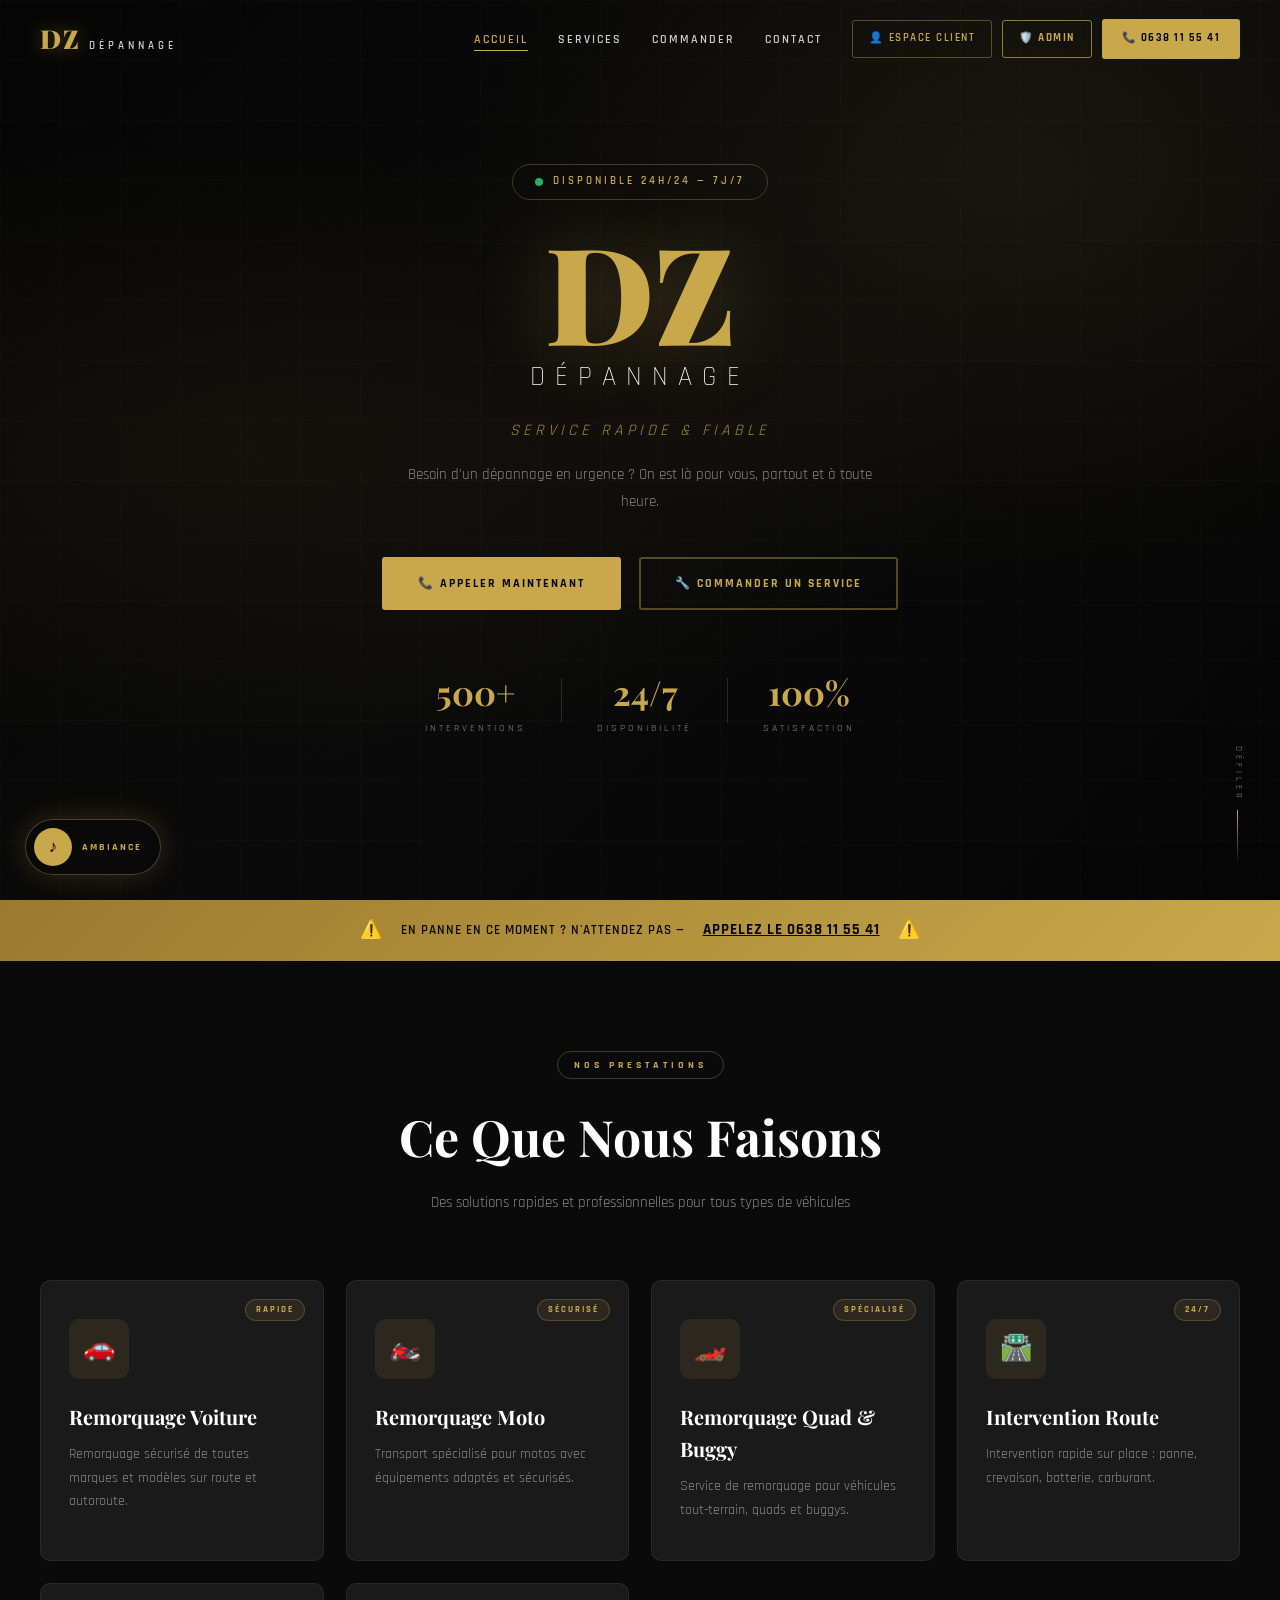
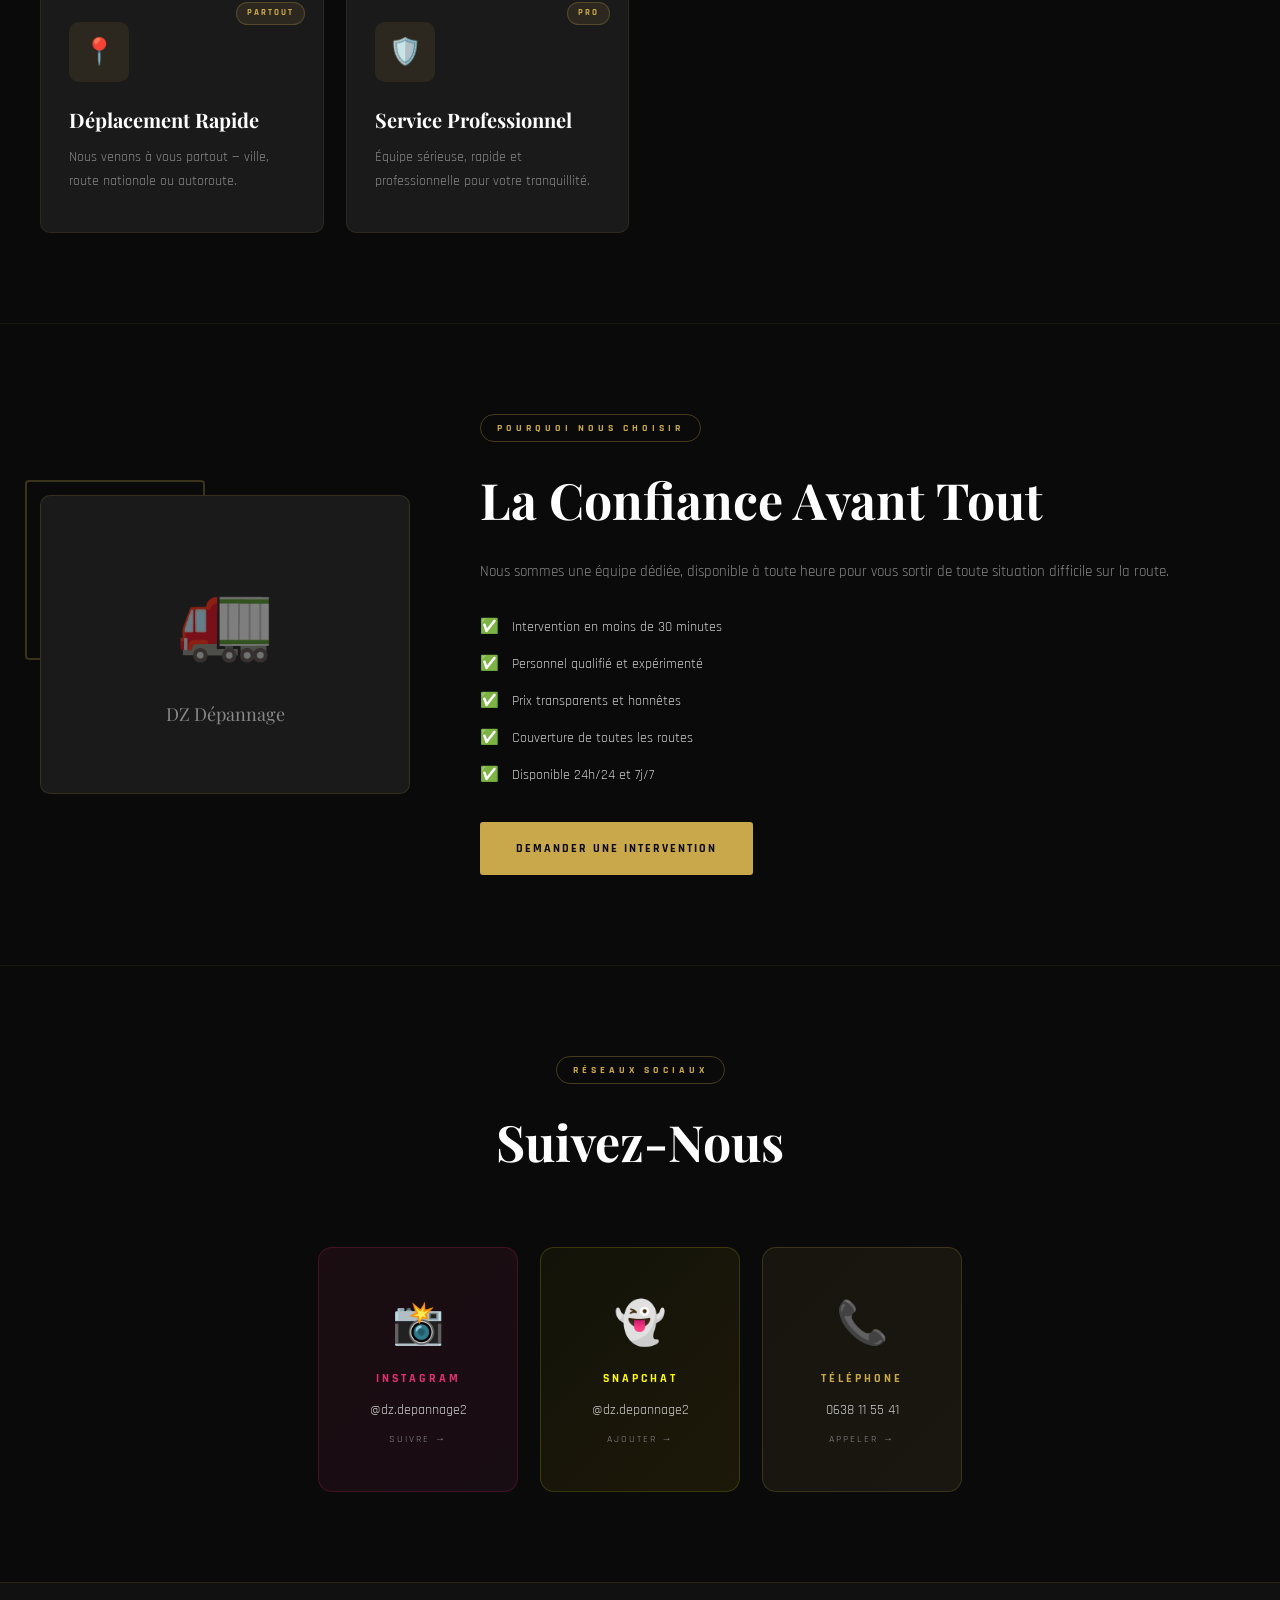
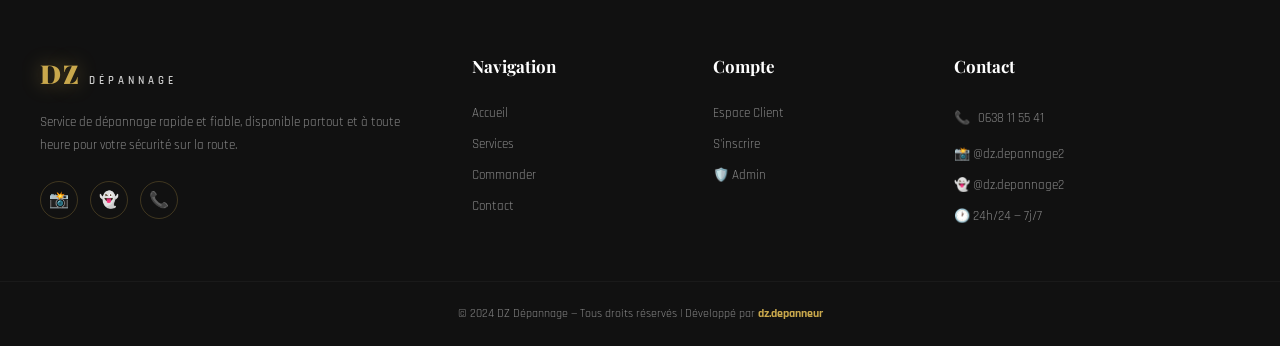
<file: index.html>
<!DOCTYPE html>
<html lang="fr">
<head>
  <meta charset="UTF-8">
  <meta name="viewport" content="width=device-width, initial-scale=1.0">
  <title>DZ Dépannage — Service Rapide & Fiable</title>
  <link rel="stylesheet" href="css/style.css">
</head>
<body>

<!-- TOAST -->
<div class="toast" id="toast"></div>

<!-- MUSIC PLAYER -->
<div class="music-player">
  <button class="music-btn" id="musicBtn" onclick="toggleMusic()">♪</button>
  <span class="music-label">Ambiance</span>
</div>

<!-- NAVBAR -->
<nav class="navbar" id="navbar">
  <div class="nav-container">
    <a href="index.html" class="logo">
      <span class="logo-dz">DZ</span>
      <span class="logo-dep">DÉPANNAGE</span>
    </a>
    <ul class="nav-links">
      <li><a href="index.html" class="active">Accueil</a></li>
      <li><a href="pages/services.html">Services</a></li>
      <li><a href="pages/commander.html">Commander</a></li>
      <li><a href="pages/contact.html">Contact</a></li>
    </ul>
    <div class="nav-actions">
      <a href="client/login.html"  class="btn-nav">👤 Espace Client</a>
      <a href="admin/login.html"   class="btn-nav admin-btn">🛡️ Admin</a>
      <a href="tel:0638115541"     class="btn-call">📞 0638 11 55 41</a>
    </div>
    <button class="hamburger" onclick="toggleMenu()">
      <span></span><span></span><span></span>
    </button>
  </div>
</nav>

<!-- HERO -->
<section class="hero">
  <div class="hero-bg"></div>
  <div class="hero-grid"></div>
  <div class="particles-wrap" id="particles"></div>
  <div class="hero-content">
    <div class="hero-badge"><span class="badge-dot"></span> Disponible 24h/24 — 7j/7</div>
    <div class="hero-title">
      <span class="title-dz">DZ</span>
      <span class="title-dep">DÉPANNAGE</span>
    </div>
    <p class="hero-sub">SERVICE RAPIDE &amp; FIABLE</p>
    <p class="hero-desc">Besoin d'un dépannage en urgence ? On est là pour vous, partout et à toute heure.</p>
    <div class="hero-actions">
      <a href="tel:0638115541" class="btn-primary">📞 Appeler Maintenant</a>
      <a href="pages/commander.html" class="btn-secondary">🔧 Commander un Service</a>
    </div>
    <div class="hero-stats">
      <div class="stat"><span class="stat-n">500+</span><span class="stat-l">Interventions</span></div>
      <div class="stat-sep"></div>
      <div class="stat"><span class="stat-n">24/7</span><span class="stat-l">Disponibilité</span></div>
      <div class="stat-sep"></div>
      <div class="stat"><span class="stat-n">100%</span><span class="stat-l">Satisfaction</span></div>
    </div>
  </div>
  <div class="hero-scroll"><span>Défiler</span><div class="scroll-bar"></div></div>
</section>

<!-- URGENCE BANNER -->
<div class="urgence-banner">
  <div class="urgence-inner">
    <span class="wig">⚠️</span>
    <span>En panne en ce moment ? N'attendez pas —</span>
    <a href="tel:0638115541">Appelez le 0638 11 55 41</a>
    <span class="wig">⚠️</span>
  </div>
</div>

<!-- SERVICES -->
<div class="section">
  <div class="section-header">
    <span class="section-tag">Nos Prestations</span>
    <h2 class="section-title">Ce Que Nous Faisons</h2>
    <p class="section-sub">Des solutions rapides et professionnelles pour tous types de véhicules</p>
  </div>
  <div class="services-grid">
    <div class="service-card"><div class="svc-icon">🚗</div><span class="svc-badge">Rapide</span><h3>Remorquage Voiture</h3><p>Remorquage sécurisé de toutes marques et modèles sur route et autoroute.</p></div>
    <div class="service-card"><div class="svc-icon">🏍️</div><span class="svc-badge">Sécurisé</span><h3>Remorquage Moto</h3><p>Transport spécialisé pour motos avec équipements adaptés et sécurisés.</p></div>
    <div class="service-card"><div class="svc-icon">🏎️</div><span class="svc-badge">Spécialisé</span><h3>Remorquage Quad & Buggy</h3><p>Service de remorquage pour véhicules tout-terrain, quads et buggys.</p></div>
    <div class="service-card"><div class="svc-icon">🛣️</div><span class="svc-badge">24/7</span><h3>Intervention Route</h3><p>Intervention rapide sur place : panne, crevaison, batterie, carburant.</p></div>
    <div class="service-card"><div class="svc-icon">📍</div><span class="svc-badge">Partout</span><h3>Déplacement Rapide</h3><p>Nous venons à vous partout — ville, route nationale ou autoroute.</p></div>
    <div class="service-card"><div class="svc-icon">🛡️</div><span class="svc-badge">Pro</span><h3>Service Professionnel</h3><p>Équipe sérieuse, rapide et professionnelle pour votre tranquillité.</p></div>
  </div>
</div>

<!-- WHY US -->
<div class="section section-sep">
  <div class="why-wrap">
    <div class="why-img-col">
      <div class="why-border-box"></div>
      <div class="why-img-box">
        <div class="big-em">🚛</div>
        <span>DZ Dépannage</span>
      </div>
    </div>
    <div class="why-text">
      <span class="section-tag">Pourquoi Nous Choisir</span>
      <h2 class="section-title">La Confiance Avant Tout</h2>
      <p class="why-desc">Nous sommes une équipe dédiée, disponible à toute heure pour vous sortir de toute situation difficile sur la route.</p>
      <div class="why-list">
        <div class="why-item"><span class="chk">✅</span><span>Intervention en moins de 30 minutes</span></div>
        <div class="why-item"><span class="chk">✅</span><span>Personnel qualifié et expérimenté</span></div>
        <div class="why-item"><span class="chk">✅</span><span>Prix transparents et honnêtes</span></div>
        <div class="why-item"><span class="chk">✅</span><span>Couverture de toutes les routes</span></div>
        <div class="why-item"><span class="chk">✅</span><span>Disponible 24h/24 et 7j/7</span></div>
      </div>
      <a href="pages/commander.html" class="btn-primary">Demander une Intervention</a>
    </div>
  </div>
</div>

<!-- SOCIAL -->
<div class="section section-sep">
  <div class="section-header">
    <span class="section-tag">Réseaux Sociaux</span>
    <h2 class="section-title">Suivez-Nous</h2>
  </div>
  <div class="social-cards">
    <a href="https://www.instagram.com/dz.depannage2" target="_blank" class="social-card insta">
      <span class="social-em">📸</span>
      <span class="soc-name">Instagram</span>
      <span class="soc-handle">@dz.depannage2</span>
      <span class="soc-cta">Suivre →</span>
    </a>
    <a href="https://www.snapchat.com/add/dz.depannage2" target="_blank" class="social-card snap">
      <span class="social-em">👻</span>
      <span class="soc-name">Snapchat</span>
      <span class="soc-handle">@dz.depannage2</span>
      <span class="soc-cta">Ajouter →</span>
    </a>
    <a href="tel:0638115541" class="social-card tel-card">
      <span class="social-em">📞</span>
      <span class="soc-name">Téléphone</span>
      <span class="soc-handle">0638 11 55 41</span>
      <span class="soc-cta">Appeler →</span>
    </a>
  </div>
</div>

<!-- FOOTER -->
<footer class="footer">
  <div class="footer-top">
    <div class="footer-brand">
      <div class="logo" style="margin-bottom:14px;"><span class="logo-dz">DZ</span><span class="logo-dep">DÉPANNAGE</span></div>
      <p>Service de dépannage rapide et fiable, disponible partout et à toute heure pour votre sécurité sur la route.</p>
      <div class="footer-socials">
        <a href="https://www.instagram.com/dz.depannage2" target="_blank">📸</a>
        <a href="https://www.snapchat.com/add/dz.depannage2" target="_blank">👻</a>
        <a href="tel:0638115541">📞</a>
      </div>
    </div>
    <div class="footer-col">
      <h4>Navigation</h4>
      <a href="index.html">Accueil</a>
      <a href="pages/services.html">Services</a>
      <a href="pages/commander.html">Commander</a>
      <a href="pages/contact.html">Contact</a>
    </div>
    <div class="footer-col">
      <h4>Compte</h4>
      <a href="client/login.html">Espace Client</a>
      <a href="client/register.html">S'inscrire</a>
      <a href="admin/login.html">🛡️ Admin</a>
    </div>
    <div class="footer-col">
      <h4>Contact</h4>
      <p>📞 <a href="tel:0638115541">0638 11 55 41</a></p>
      <p>📸 @dz.depannage2</p>
      <p>👻 @dz.depannage2</p>
      <p>🕐 24h/24 — 7j/7</p>
    </div>
  </div>
  <div class="footer-bottom">© 2024 DZ Dépannage — Tous droits réservés | Développé par <strong>dz.depanneur</strong></div>
</footer>

<script src="js/main.js"></script>
</body>
</html>
</file>
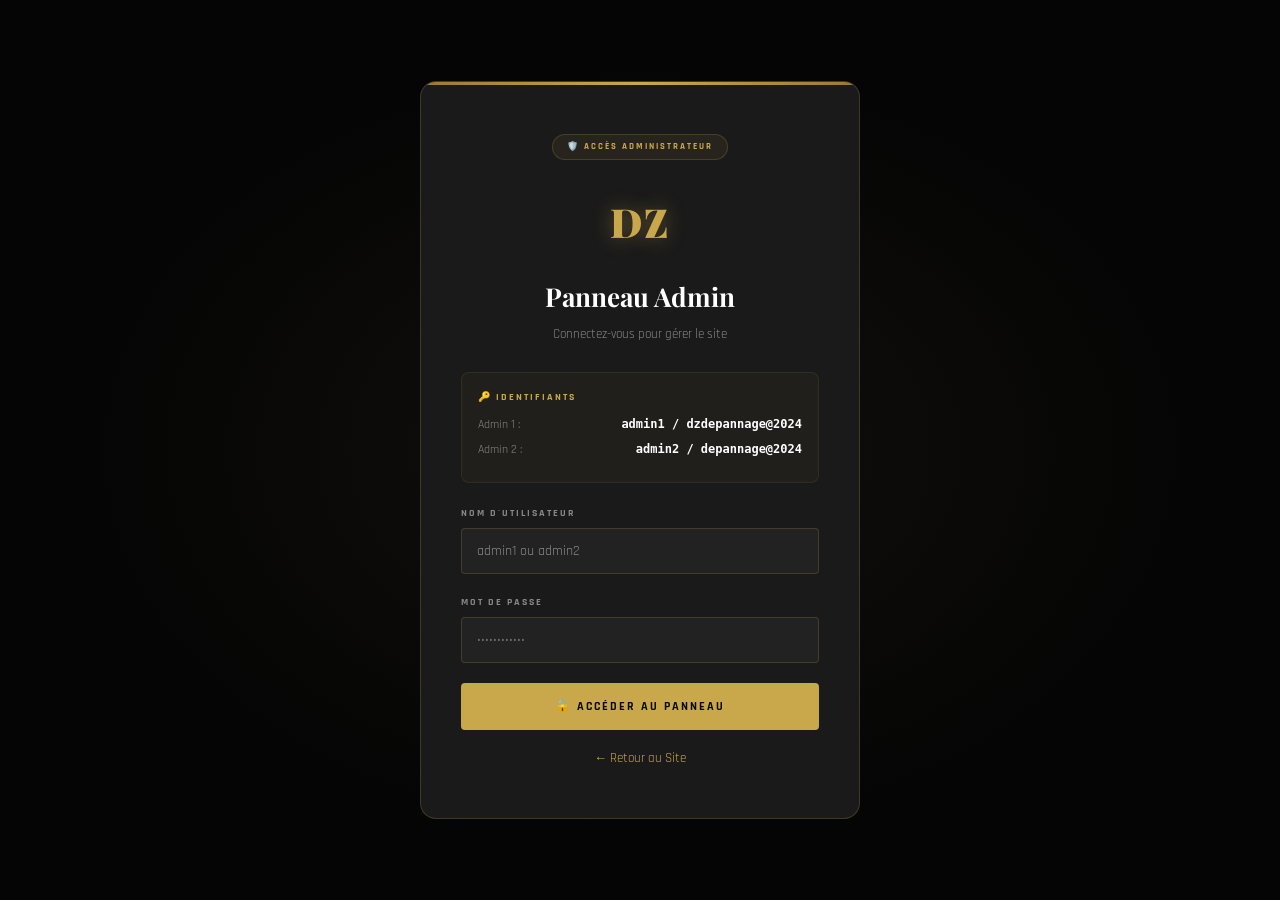
<file: admin/dashboard.html>
<!DOCTYPE html>
<html lang="fr">
<head>
  <meta charset="UTF-8"><meta name="viewport" content="width=device-width, initial-scale=1.0">
  <title>Admin Dashboard — DZ Dépannage</title>
  <link rel="stylesheet" href="../css/style.css">
</head>
<body>
<div class="toast" id="toast"></div>

<!-- EDIT MODAL -->
<div class="modal-overlay" id="editModal">
  <div class="modal-box">
    <div class="modal-head">
      <h3>✏️ Modifier la Commande</h3>
      <div class="modal-close" onclick="closeModal()">✕</div>
    </div>
    <div class="modal-body">
      <input type="hidden" id="editId">
      <div class="form-row">
        <div class="form-group"><label>Nom Client</label><input type="text" id="editName"></div>
        <div class="form-group"><label>Téléphone</label><input type="text" id="editPhone"></div>
      </div>
      <div class="form-group"><label>Service</label>
        <select id="editService">
          <option>Remorquage Voiture</option><option>Remorquage Moto</option>
          <option>Remorquage Quad / Buggy</option><option>Intervention sur Route</option>
          <option>Déplacement d'Urgence</option><option>Autre</option>
        </select>
      </div>
      <div class="form-group"><label>Véhicule</label><input type="text" id="editVehicle"></div>
      <div class="form-group"><label>Localisation</label><input type="text" id="editLocation"></div>
      <div class="form-group"><label>Statut</label>
        <select id="editStatus">
          <option value="pending">En Attente</option>
          <option value="confirmed">Confirmée</option>
          <option value="done">Terminée</option>
          <option value="cancelled">Annulée</option>
        </select>
      </div>
      <div class="form-group"><label>Message</label><textarea id="editMessage" rows="3"></textarea></div>
    </div>
    <div class="modal-footer">
      <button class="btn-cancel-m" onclick="closeModal()">Annuler</button>
      <button class="btn-save" onclick="saveEdit()">💾 Enregistrer</button>
    </div>
  </div>
</div>

<div class="admin-layout">
  <!-- SIDEBAR -->
  <aside class="admin-sidebar">
    <div class="admin-sb-top">
      <div class="logo"><span class="logo-dz" style="font-size:24px;">DZ</span><span class="logo-dep">DÉPANNAGE</span></div>
      <div class="admin-tag-badge">🛡️ Administration</div>
    </div>
    <div class="admin-profile-row">
      <div class="admin-av">👮</div>
      <div>
        <div class="admin-info-name" id="adminName">Admin</div>
        <div class="admin-info-role" id="adminRole">—</div>
      </div>
    </div>
    <nav class="admin-nav">
      <a onclick="showSection('dashboard')" id="lnk-dashboard" class="active">📊 Tableau de Bord</a>
      <a onclick="showSection('orders')"   id="lnk-orders">📋 Commandes</a>
      <a onclick="showSection('clients')"  id="lnk-clients">👥 Clients</a>
      <a href="../index.html" target="_blank">🌐 Voir le Site</a>
      <a onclick="doLogout()" class="danger">🚪 Déconnexion</a>
    </nav>
  </aside>

  <!-- MAIN -->
  <main class="admin-main">
    <div class="admin-topbar">
      <div class="admin-topbar-title" id="topbarTitle">📊 Tableau de Bord</div>
      <div style="display:flex;align-items:center;gap:12px;">
        <span id="topbarAdmin" style="color:var(--gold);font-size:13px;font-weight:600;"></span>
        <button onclick="doLogout()" class="btn-call" style="border:none;padding:9px 16px;font-size:11px;">🚪 Déconnexion</button>
      </div>
    </div>

    <div class="admin-body">

      <!-- ====== SECTION: DASHBOARD ====== -->
      <div id="sec-dashboard">
        <div class="admin-stats-row">
          <div class="admin-stat-card asc-gold">
            <div class="asc-top"><div><p>Total Commandes</p><h3 id="stTotal">0</h3></div><div class="asc-icon ai-gold">📋</div></div>
          </div>
          <div class="admin-stat-card asc-orange">
            <div class="asc-top"><div><p>En Attente</p><h3 id="stPending">0</h3></div><div class="asc-icon ai-orange">⏳</div></div>
          </div>
          <div class="admin-stat-card asc-green">
            <div class="asc-top"><div><p>Confirmées</p><h3 id="stConfirmed">0</h3></div><div class="asc-icon ai-green">✅</div></div>
          </div>
          <div class="admin-stat-card asc-red">
            <div class="asc-top"><div><p>Annulées</p><h3 id="stCancelled">0</h3></div><div class="asc-icon ai-red">❌</div></div>
          </div>
        </div>

        <div class="section-card">
          <div class="section-card-head">
            <h2>📋 Commandes Récentes</h2>
            <button class="btn-new-order" onclick="showSection('orders')">Voir tout →</button>
          </div>
          <div id="recentOrdersTable"></div>
        </div>

        <div class="section-card">
          <div class="section-card-head"><h2>👥 Clients Récents</h2></div>
          <div id="recentClientsTable"></div>
        </div>
      </div>

      <!-- ====== SECTION: COMMANDES ====== -->
      <div id="sec-orders" style="display:none;">
        <div class="section-card">
          <div class="section-card-head">
            <h2>📋 Toutes les Commandes &nbsp;<span id="orderCount" style="font-size:14px;color:var(--gold);"></span></h2>
            <div style="display:flex;gap:10px;align-items:center;flex-wrap:wrap;">
              <input class="search-input" type="text" placeholder="🔍 Rechercher..." oninput="filterOrders(this.value)">
              <div class="filter-btns">
                <button class="filter-btn active" onclick="setFilter('all',this)">Tous</button>
                <button class="filter-btn" onclick="setFilter('pending',this)">⏳ Attente</button>
                <button class="filter-btn" onclick="setFilter('confirmed',this)">✅ Confirmés</button>
                <button class="filter-btn" onclick="setFilter('done',this)">🏁 Terminés</button>
                <button class="filter-btn" onclick="setFilter('cancelled',this)">❌ Annulés</button>
              </div>
            </div>
          </div>
          <div id="ordersTable"></div>
        </div>
      </div>

      <!-- ====== SECTION: CLIENTS ====== -->
      <div id="sec-clients" style="display:none;">
        <div class="section-card">
          <div class="section-card-head">
            <h2>👥 Clients Inscrits &nbsp;<span id="clientCount" style="font-size:14px;color:var(--gold);"></span></h2>
          </div>
          <div id="clientsTable"></div>
        </div>
      </div>

    </div><!-- /admin-body -->
  </main>
</div>

<script src="../js/main.js"></script>
<script>
/* ---- AUTH ---- */
const admin = DZ.currentAdmin();
if (!admin) window.location.href = 'login.html';
document.getElementById('adminName').textContent   = admin.name;
document.getElementById('adminRole').textContent   = admin.role;
document.getElementById('topbarAdmin').textContent = '👮 ' + admin.name;

/* ---- FILTER STATE ---- */
let currentFilter = 'all';
let searchQuery   = '';

/* ---- STATS ---- */
function loadStats() {
  const orders = DZ.getOrders();
  document.getElementById('stTotal').textContent     = orders.length;
  document.getElementById('stPending').textContent   = orders.filter(o=>o.status==='pending').length;
  document.getElementById('stConfirmed').textContent = orders.filter(o=>o.status==='confirmed').length;
  document.getElementById('stCancelled').textContent = orders.filter(o=>o.status==='cancelled').length;
}

/* ---- ORDERS TABLE ---- */
function renderOrdersTable(containerId, orders, showActions) {
  const wrap = document.getElementById(containerId);
  if (!orders.length) {
    wrap.innerHTML = '<div class="empty-table"><span class="empty-em">📭</span><p>Aucune commande trouvée</p></div>';
    return;
  }
  wrap.innerHTML = `
    <table>
      <thead><tr>
        <th>Référence</th><th>Client</th><th>Téléphone</th>
        <th>Service</th><th>Véhicule</th><th>Lieu</th>
        <th>Date</th><th>Statut</th>
        ${showActions ? '<th>Actions</th>' : ''}
      </tr></thead>
      <tbody>
        ${orders.map(o => `
          <tr>
            <td class="td-gold">${o.id}</td>
            <td class="td-white">${o.name}</td>
            <td><a href="tel:${o.phone}" class="td-link">${o.phone}</a></td>
            <td>${o.service}</td>
            <td>${o.vehicle||'—'}</td>
            <td>${o.location}</td>
            <td>${o.date}</td>
            <td><span class="status status-${o.status}">${STATUS_LABELS[o.status]||o.status}</span></td>
            ${showActions ? `
            <td>
              <div class="action-btns">
                <button class="btn-act ba-edit"    onclick="openEditModal('${o.id}')">✏️</button>
                ${o.status!=='confirmed'&&o.status!=='done' ? `<button class="btn-act ba-confirm" onclick="chStatus('${o.id}','confirmed')">✅</button>` : ''}
                ${o.status!=='done'                        ? `<button class="btn-act ba-done"    onclick="chStatus('${o.id}','done')">🏁</button>` : ''}
                ${o.status!=='cancelled'                   ? `<button class="btn-act ba-cancel"  onclick="chStatus('${o.id}','cancelled')">🚫</button>` : ''}
                <button class="btn-act ba-del"     onclick="delOrder('${o.id}')">🗑️</button>
              </div>
            </td>` : ''}
          </tr>`).join('')}
      </tbody>
    </table>`;
}

function loadOrders() {
  let orders = DZ.getOrders().reverse();
  if (currentFilter !== 'all') orders = orders.filter(o => o.status === currentFilter);
  if (searchQuery) orders = orders.filter(o =>
    (o.id||'').toLowerCase().includes(searchQuery) ||
    (o.name||'').toLowerCase().includes(searchQuery) ||
    (o.phone||'').includes(searchQuery) ||
    (o.service||'').toLowerCase().includes(searchQuery) ||
    (o.location||'').toLowerCase().includes(searchQuery)
  );
  document.getElementById('orderCount').textContent = orders.length + ' commande(s)';
  renderOrdersTable('ordersTable', orders, true);
}

function loadRecentOrders() {
  const orders = DZ.getOrders().slice(-5).reverse();
  renderOrdersTable('recentOrdersTable', orders, false);
}

function setFilter(f, btn) {
  currentFilter = f;
  document.querySelectorAll('.filter-btn').forEach(b => b.classList.remove('active'));
  btn.classList.add('active');
  loadOrders();
}
function filterOrders(q) { searchQuery = q.toLowerCase(); loadOrders(); }

/* ---- ORDER ACTIONS ---- */
function chStatus(id, status) {
  DZ.updateOrder(id, { status });
  loadStats(); loadOrders(); loadRecentOrders();
  showToast('✅ Statut mis à jour !');
}
function delOrder(id) {
  if (!confirm('Supprimer définitivement cette commande ?')) return;
  DZ.deleteOrder(id);
  loadStats(); loadOrders(); loadRecentOrders();
  showToast('🗑️ Commande supprimée', 'error');
}

/* Override saveEdit to refresh this page */
const _origSave = window.saveEdit;
window.saveEdit = function() {
  DZ.updateOrder(document.getElementById('editId').value, {
    name:     document.getElementById('editName').value,
    phone:    document.getElementById('editPhone').value,
    service:  document.getElementById('editService').value,
    vehicle:  document.getElementById('editVehicle').value,
    location: document.getElementById('editLocation').value,
    status:   document.getElementById('editStatus').value,
    message:  document.getElementById('editMessage').value
  });
  closeModal();
  loadStats(); loadOrders(); loadRecentOrders();
  showToast('✏️ Commande modifiée !');
};

/* ---- CLIENTS TABLE ---- */
function loadClients() {
  const clients = DZ.getClients();
  document.getElementById('clientCount').textContent = clients.length + ' client(s)';
  const wrap = document.getElementById('clientsTable');
  if (!clients.length) {
    wrap.innerHTML = '<div class="empty-table"><span class="empty-em">👥</span><p>Aucun client inscrit</p></div>';
    return;
  }
  wrap.innerHTML = `
    <table>
      <thead><tr><th>Avatar</th><th>Nom</th><th>Email</th><th>Téléphone</th><th>Inscription</th><th>Commandes</th></tr></thead>
      <tbody>
        ${clients.map(c => {
          const init = c.name.split(' ').map(n=>n[0]).join('').toUpperCase().slice(0,2);
          const nb   = DZ.clientOrders(c.email).length;
          return `<tr>
            <td><div style="width:36px;height:36px;background:rgba(201,168,76,0.12);border:1px solid rgba(201,168,76,0.25);border-radius:50%;display:flex;align-items:center;justify-content:center;font-size:12px;font-weight:700;color:var(--gold);">${init}</div></td>
            <td class="td-white">${c.name}</td>
            <td>${c.email}</td>
            <td><a href="tel:${c.phone}" class="td-link">${c.phone}</a></td>
            <td>${c.date||'—'}</td>
            <td><span class="status status-confirmed">${nb} commande(s)</span></td>
          </tr>`;
        }).join('')}
      </tbody>
    </table>`;
}

/* ---- SECTION NAV ---- */
const SECTIONS  = ['dashboard','orders','clients'];
const TITLES    = { dashboard:'📊 Tableau de Bord', orders:'📋 Commandes', clients:'👥 Clients' };
function showSection(s) {
  SECTIONS.forEach(id => { document.getElementById('sec-'+id).style.display = 'none'; });
  document.getElementById('sec-'+s).style.display = 'block';
  document.querySelectorAll('.admin-nav a').forEach(a => a.classList.remove('active'));
  const lnk = document.getElementById('lnk-'+s); if (lnk) lnk.classList.add('active');
  document.getElementById('topbarTitle').textContent = TITLES[s] || '';
  if (s === 'orders')  loadOrders();
  if (s === 'clients') loadClients();
}

function doLogout() { DZ.logoutAdmin(); window.location.href = 'login.html'; }

/* ---- INIT ---- */
loadStats();
loadRecentOrders();
loadClients();

/* Auto-refresh every 30s */
setInterval(() => { loadStats(); loadRecentOrders(); }, 30000);
</script>
</body>
</html>
</file>
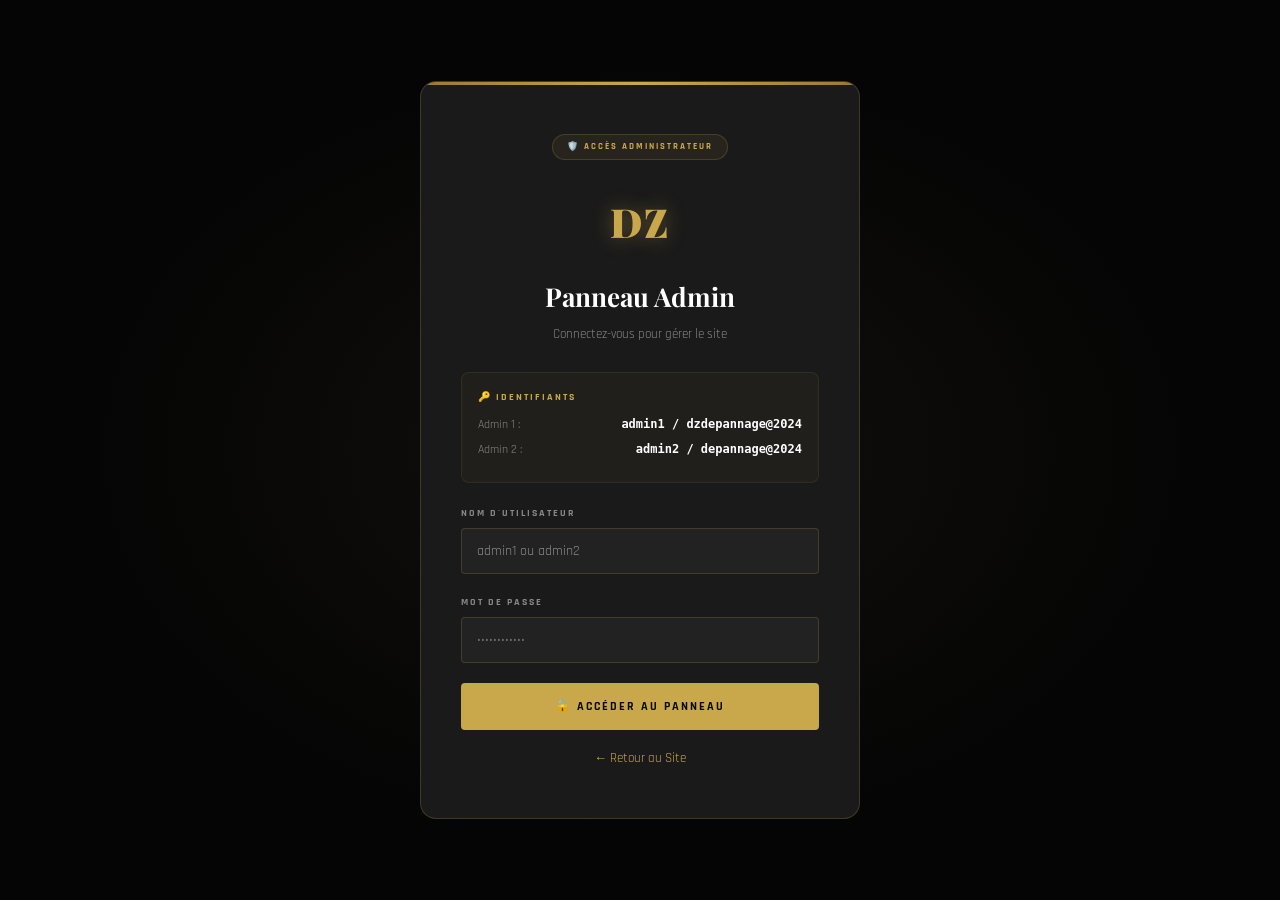
<file: admin/login.html>
<!DOCTYPE html>
<html lang="fr">
<head>
  <meta charset="UTF-8"><meta name="viewport" content="width=device-width, initial-scale=1.0">
  <title>Admin — DZ Dépannage</title>
  <link rel="stylesheet" href="../css/style.css">
</head>
<body>
<div class="toast" id="toast"></div>
<div class="auth-page">
  <div class="auth-box">
    <div style="text-align:center;margin-bottom:14px;">
      <div class="admin-badge-tag">🛡️ Accès Administrateur</div>
    </div>
    <div class="auth-logo"><span class="logo-dz" style="font-size:40px;">DZ</span></div>
    <h2 class="auth-title">Panneau Admin</h2>
    <p class="auth-sub">Connectez-vous pour gérer le site</p>
    <div class="admin-creds-box">
      <h4>🔑 Identifiants</h4>
      <div class="cred-row"><span>Admin 1 :</span><strong>admin1 / dzdepannage@2024</strong></div>
      <div class="cred-row" style="margin-top:6px;"><span>Admin 2 :</span><strong>admin2 / depannage@2024</strong></div>
    </div>
    <div id="adminAlert"></div>
    <div class="form-group"><label>Nom d'utilisateur</label><input type="text" id="aUser" placeholder="admin1 ou admin2"></div>
    <div class="form-group"><label>Mot de passe</label><input type="password" id="aPwd" placeholder="••••••••••••"></div>
    <button class="btn-login" onclick="doLogin()">🔓 Accéder au Panneau</button>
    <div class="auth-link-text" style="margin-top:18px;"><a href="../index.html">← Retour au Site</a></div>
  </div>
</div>
<script src="../js/main.js"></script>
<script>
if (DZ.currentAdmin()) window.location.href = 'dashboard.html';
function doLogin() {
  const u  = document.getElementById('aUser').value.trim();
  const p  = document.getElementById('aPwd').value;
  const al = document.getElementById('adminAlert');
  if (!u || !p) { al.innerHTML='<div class="alert alert-error">⚠️ Remplissez tous les champs.</div>'; return; }
  const admin = DZ.loginAdmin(u, p);
  if (admin) { DZ.setAdmin(admin); window.location.href = 'dashboard.html'; }
  else al.innerHTML = '<div class="alert alert-error">❌ Identifiants incorrects.</div>';
}
document.addEventListener('keydown', e => { if (e.key === 'Enter') doLogin(); });
</script>
</body>
</html>
</file>
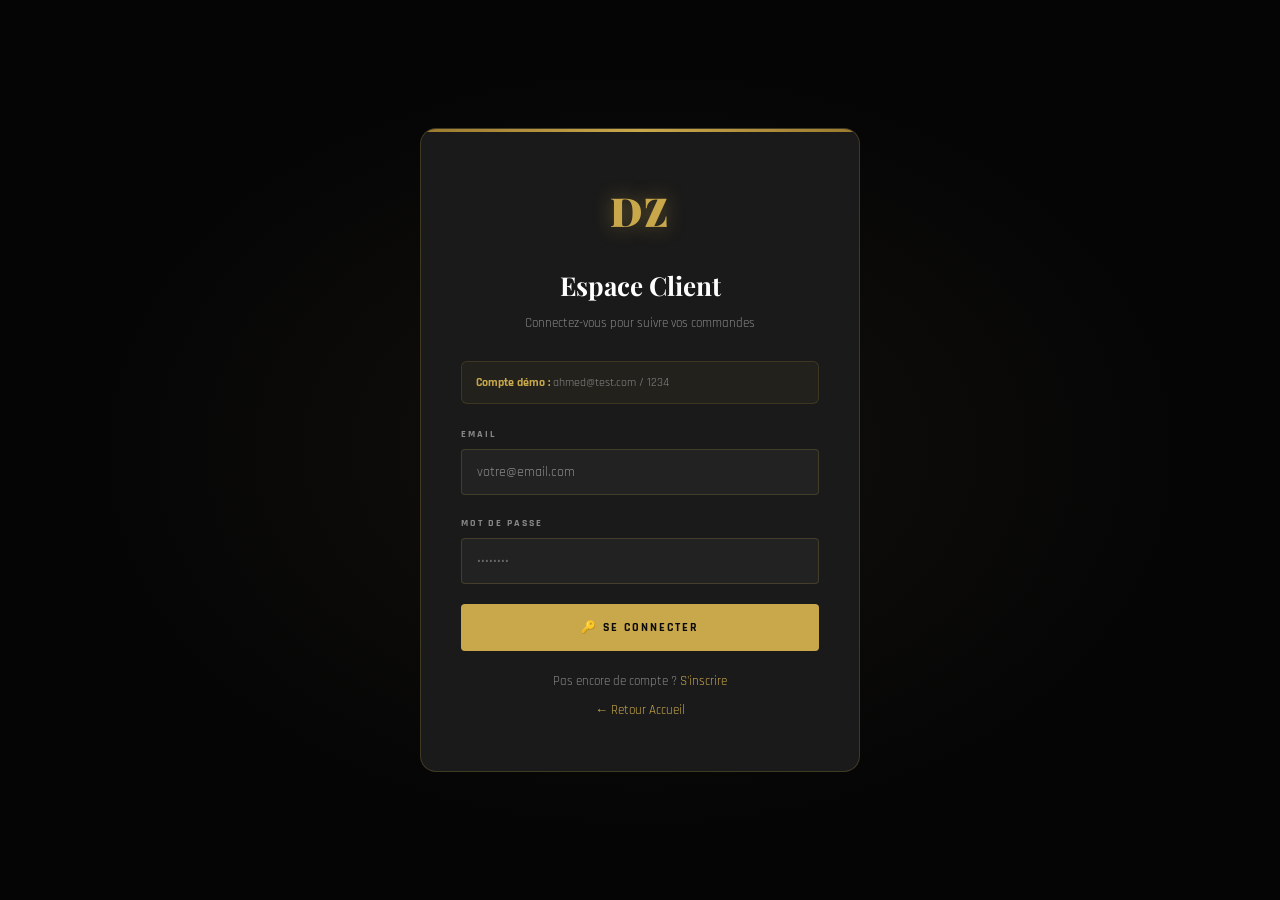
<file: client/dashboard.html>
<!DOCTYPE html>
<html lang="fr">
<head>
  <meta charset="UTF-8"><meta name="viewport" content="width=device-width, initial-scale=1.0">
  <title>Mon Espace — DZ Dépannage</title>
  <link rel="stylesheet" href="../css/style.css">
</head>
<body>
<div class="toast" id="toast"></div>
<nav class="navbar scrolled" id="navbar">
  <div class="nav-container">
    <a href="../index.html" class="logo"><span class="logo-dz">DZ</span><span class="logo-dep">DÉPANNAGE</span></a>
    <div class="nav-actions">
      <span id="navClientName" style="color:var(--gold);font-size:13px;font-weight:600;"></span>
      <a href="../pages/commander.html" class="btn-nav">➕ Nouvelle Commande</a>
      <button onclick="doLogout()" class="btn-call" style="border:none;">🚪 Déconnexion</button>
    </div>
  </div>
</nav>

<div style="padding-top:70px;">
  <div class="dash-layout">
    <aside class="dash-sidebar">
      <div class="dash-profile">
        <div class="dash-av">👤</div>
        <div class="dash-uname" id="dashName">Client</div>
        <div class="dash-uemail" id="dashEmail">—</div>
      </div>
      <nav class="dash-nav">
        <a href="dashboard.html" class="active">📊 Tableau de Bord</a>
        <a href="../pages/commander.html">➕ Nouvelle Commande</a>
        <a href="mes-commandes.html">📋 Mes Commandes</a>
        <a href="../pages/contact.html">🎧 Support</a>
        <a onclick="doLogout()" class="logout">🚪 Déconnexion</a>
      </nav>
    </aside>
    <main class="dash-main">
      <div class="dash-head">
        <h1>Bonjour, <span id="dashWelcome" style="color:var(--gold);">—</span> 👋</h1>
        <p>Voici un résumé de vos activités avec DZ Dépannage</p>
      </div>
      <div class="dash-stats-row">
        <div class="dash-stat-card"><div class="ds-icon ds-gold">📋</div><div><h3 id="sTotal">0</h3><p>Total Commandes</p></div></div>
        <div class="dash-stat-card"><div class="ds-icon ds-orange">⏳</div><div><h3 id="sPending">0</h3><p>En Attente</p></div></div>
        <div class="dash-stat-card"><div class="ds-icon ds-green">✅</div><div><h3 id="sDone">0</h3><p>Terminées</p></div></div>
      </div>
      <div class="orders-panel">
        <div class="panel-head">
          <h2>Dernières Commandes</h2>
          <a href="../pages/commander.html" class="btn-new-order">➕ Nouvelle</a>
        </div>
        <div id="ordersTable"></div>
      </div>
    </main>
  </div>
</div>

<script src="../js/main.js"></script>
<script>
const client = DZ.currentClient();
if (!client) window.location.href = 'login.html';
else {
  document.getElementById('navClientName').textContent = client.name;
  document.getElementById('dashName').textContent = client.name;
  document.getElementById('dashEmail').textContent = client.email;
  document.getElementById('dashWelcome').textContent = client.name.split(' ')[0];
  const orders = DZ.clientOrders(client.email);
  document.getElementById('sTotal').textContent   = orders.length;
  document.getElementById('sPending').textContent = orders.filter(o=>o.status==='pending').length;
  document.getElementById('sDone').textContent    = orders.filter(o=>o.status==='done').length;
  const wrap = document.getElementById('ordersTable');
  const last5 = orders.slice(-5).reverse();
  if (!last5.length) {
    wrap.innerHTML = '<div class="empty-table"><span class="empty-em">📭</span><p>Aucune commande — <a href="../pages/commander.html" style="color:var(--gold)">Commander maintenant</a></p></div>';
  } else {
    wrap.innerHTML = `<table><thead><tr><th>Référence</th><th>Service</th><th>Lieu</th><th>Date</th><th>Statut</th></tr></thead><tbody>
      ${last5.map(o=>`<tr>
        <td class="td-gold">${o.id}</td>
        <td>${o.service}</td>
        <td>${o.location}</td>
        <td>${o.date}</td>
        <td><span class="status status-${o.status}">${STATUS_LABELS[o.status]||o.status}</span></td>
      </tr>`).join('')}
    </tbody></table>`;
  }
}
function doLogout() { DZ.logoutClient(); window.location.href = 'login.html'; }
</script>
</body>
</html>
</file>
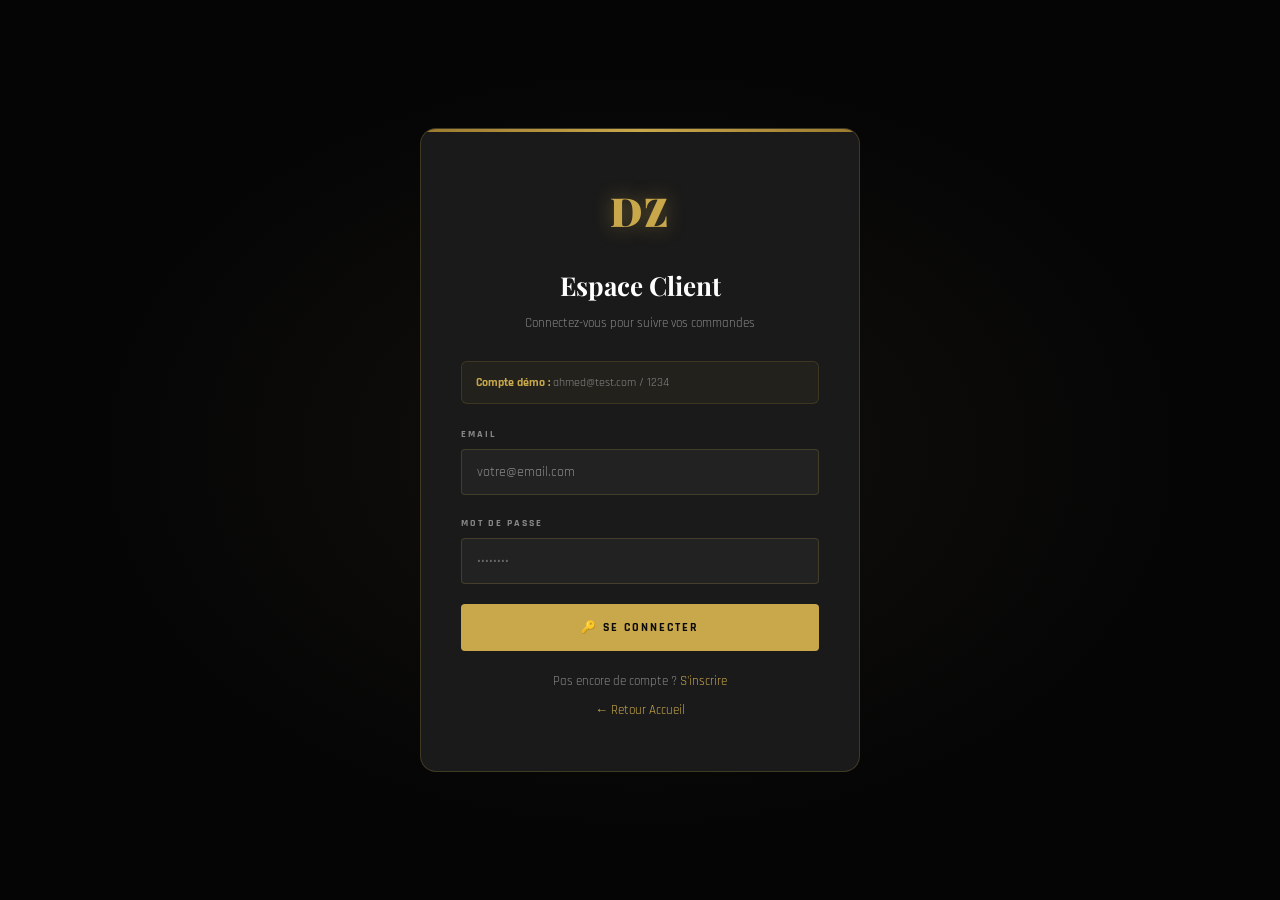
<file: client/login.html>
<!DOCTYPE html>
<html lang="fr">
<head>
  <meta charset="UTF-8"><meta name="viewport" content="width=device-width, initial-scale=1.0">
  <title>Connexion Client — DZ Dépannage</title>
  <link rel="stylesheet" href="../css/style.css">
</head>
<body>
<div class="toast" id="toast"></div>
<div class="auth-page">
  <div class="auth-box">
    <div class="auth-logo"><span class="logo-dz" style="font-size:40px;">DZ</span></div>
    <h2 class="auth-title">Espace Client</h2>
    <p class="auth-sub">Connectez-vous pour suivre vos commandes</p>
    <div class="demo-box"><strong>Compte démo :</strong> ahmed@test.com / 1234</div>
    <div id="loginAlert"></div>
    <div class="form-group"><label>Email</label><input type="email" id="loginEmail" placeholder="votre@email.com"></div>
    <div class="form-group"><label>Mot de passe</label><input type="password" id="loginPwd" placeholder="••••••••"></div>
    <button class="btn-login" onclick="doLogin()">🔑 Se Connecter</button>
    <div class="auth-link-text">Pas encore de compte ? <a href="register.html">S'inscrire</a></div>
    <div class="auth-link-text" style="margin-top:8px;"><a href="../index.html">← Retour Accueil</a></div>
  </div>
</div>
<script src="../js/main.js"></script>
<script>
if (DZ.currentClient()) window.location.href = 'dashboard.html';
function doLogin() {
  const email = document.getElementById('loginEmail').value.trim();
  const pwd   = document.getElementById('loginPwd').value;
  const alertEl = document.getElementById('loginAlert');
  if (!email || !pwd) { alertEl.innerHTML = '<div class="alert alert-error">⚠️ Remplissez tous les champs.</div>'; return; }
  const client = DZ.loginClient(email, pwd);
  if (client) { DZ.setClient(client); window.location.href = 'dashboard.html'; }
  else alertEl.innerHTML = '<div class="alert alert-error">❌ Email ou mot de passe incorrect.</div>';
}
document.addEventListener('keydown', e => { if (e.key === 'Enter') doLogin(); });
</script>
</body>
</html>
</file>
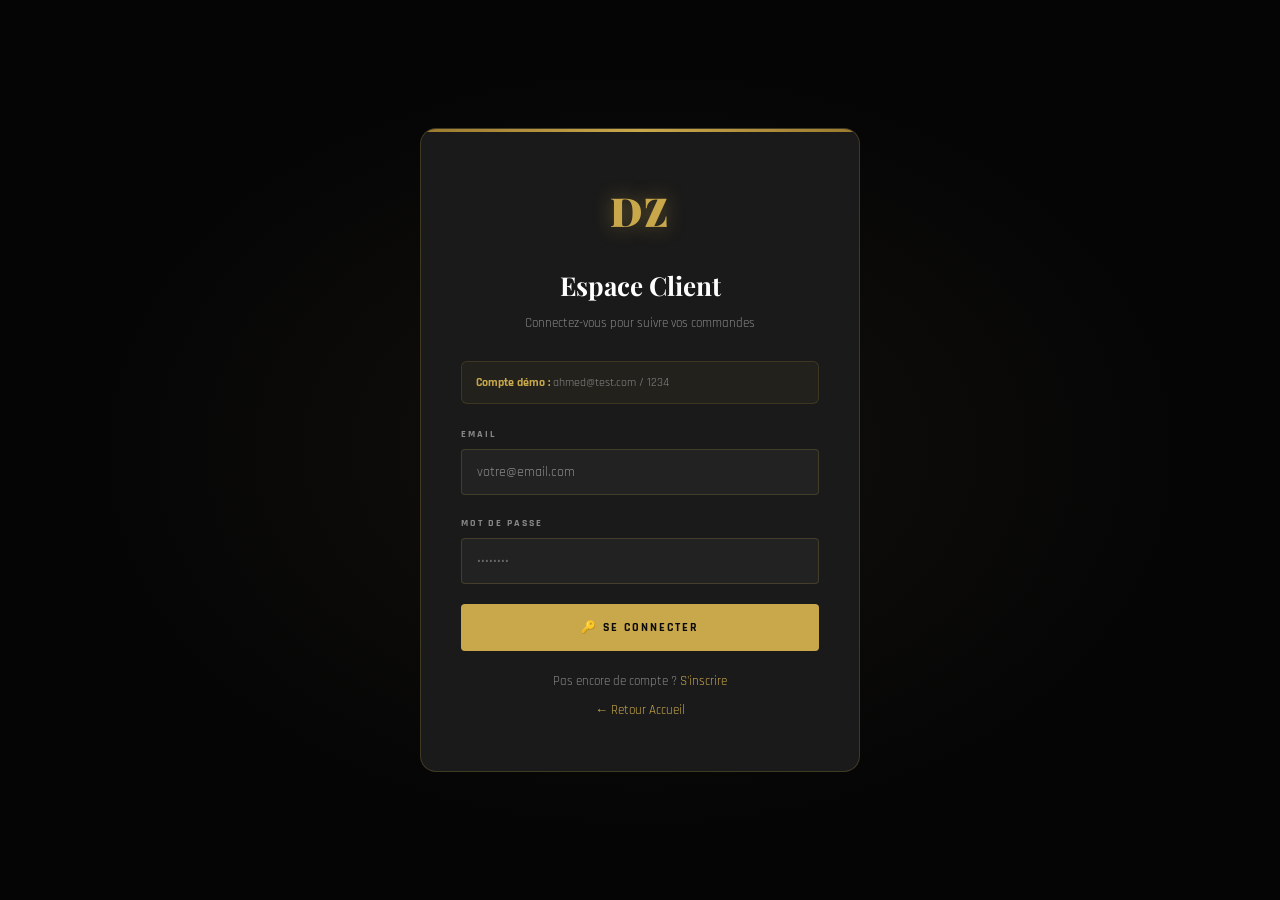
<file: client/mes-commandes.html>
<!DOCTYPE html>
<html lang="fr">
<head>
  <meta charset="UTF-8"><meta name="viewport" content="width=device-width, initial-scale=1.0">
  <title>Mes Commandes — DZ Dépannage</title>
  <link rel="stylesheet" href="../css/style.css">
</head>
<body>
<div class="toast" id="toast"></div>
<nav class="navbar scrolled" id="navbar">
  <div class="nav-container">
    <a href="../index.html" class="logo"><span class="logo-dz">DZ</span><span class="logo-dep">DÉPANNAGE</span></a>
    <div class="nav-actions">
      <span id="navClientName" style="color:var(--gold);font-size:13px;font-weight:600;"></span>
      <button onclick="doLogout()" class="btn-call" style="border:none;">🚪 Déconnexion</button>
    </div>
  </div>
</nav>
<div style="padding-top:70px;">
  <div class="dash-layout">
    <aside class="dash-sidebar">
      <div class="dash-profile">
        <div class="dash-av">👤</div>
        <div class="dash-uname" id="dashName">Client</div>
        <div class="dash-uemail" id="dashEmail">—</div>
      </div>
      <nav class="dash-nav">
        <a href="dashboard.html">📊 Tableau de Bord</a>
        <a href="../pages/commander.html">➕ Nouvelle Commande</a>
        <a href="mes-commandes.html" class="active">📋 Mes Commandes</a>
        <a href="../pages/contact.html">🎧 Support</a>
        <a onclick="doLogout()" class="logout">🚪 Déconnexion</a>
      </nav>
    </aside>
    <main class="dash-main">
      <div class="dash-head">
        <h1>Mes Commandes</h1>
        <p>Historique complet de toutes vos demandes d'intervention</p>
      </div>
      <div id="ordersList"></div>
    </main>
  </div>
</div>
<script src="../js/main.js"></script>
<script>
const client = DZ.currentClient();
if (!client) window.location.href = 'login.html';
else {
  document.getElementById('navClientName').textContent = client.name;
  document.getElementById('dashName').textContent = client.name;
  document.getElementById('dashEmail').textContent = client.email;
  const orders = DZ.clientOrders(client.email).reverse();
  const wrap = document.getElementById('ordersList');
  if (!orders.length) {
    wrap.innerHTML = `<div class="empty-table" style="background:var(--dark2);border:1px solid rgba(201,168,76,0.1);border-radius:12px;">
      <span class="empty-em">📭</span>
      <p>Aucune commande pour le moment</p>
      <br><a href="../pages/commander.html" class="btn-new-order" style="display:inline-flex;margin-top:10px;">➕ Passer une commande</a>
    </div>`;
  } else {
    wrap.innerHTML = orders.map(o => `
      <div class="order-item">
        <div class="order-item-top">
          <strong style="color:var(--gold);">📋 ${o.id}</strong>
          <span class="status status-${o.status}">${STATUS_LABELS[o.status]||o.status}</span>
        </div>
        <div class="order-item-grid">
          <div><div class="order-field-label">Service</div><div class="order-field-val">${o.service}</div></div>
          <div><div class="order-field-label">Véhicule</div><div class="order-field-val">${o.vehicle||'—'}</div></div>
          <div><div class="order-field-label">Localisation</div><div class="order-field-val">${o.location}</div></div>
          <div><div class="order-field-label">Date</div><div class="order-field-val">${o.date}</div></div>
          ${o.message ? `<div style="grid-column:1/-1"><div class="order-field-label">Description</div><div class="order-field-val">${o.message}</div></div>` : ''}
        </div>
      </div>`).join('');
  }
}
function doLogout() { DZ.logoutClient(); window.location.href = 'login.html'; }
</script>
</body>
</html>
</file>
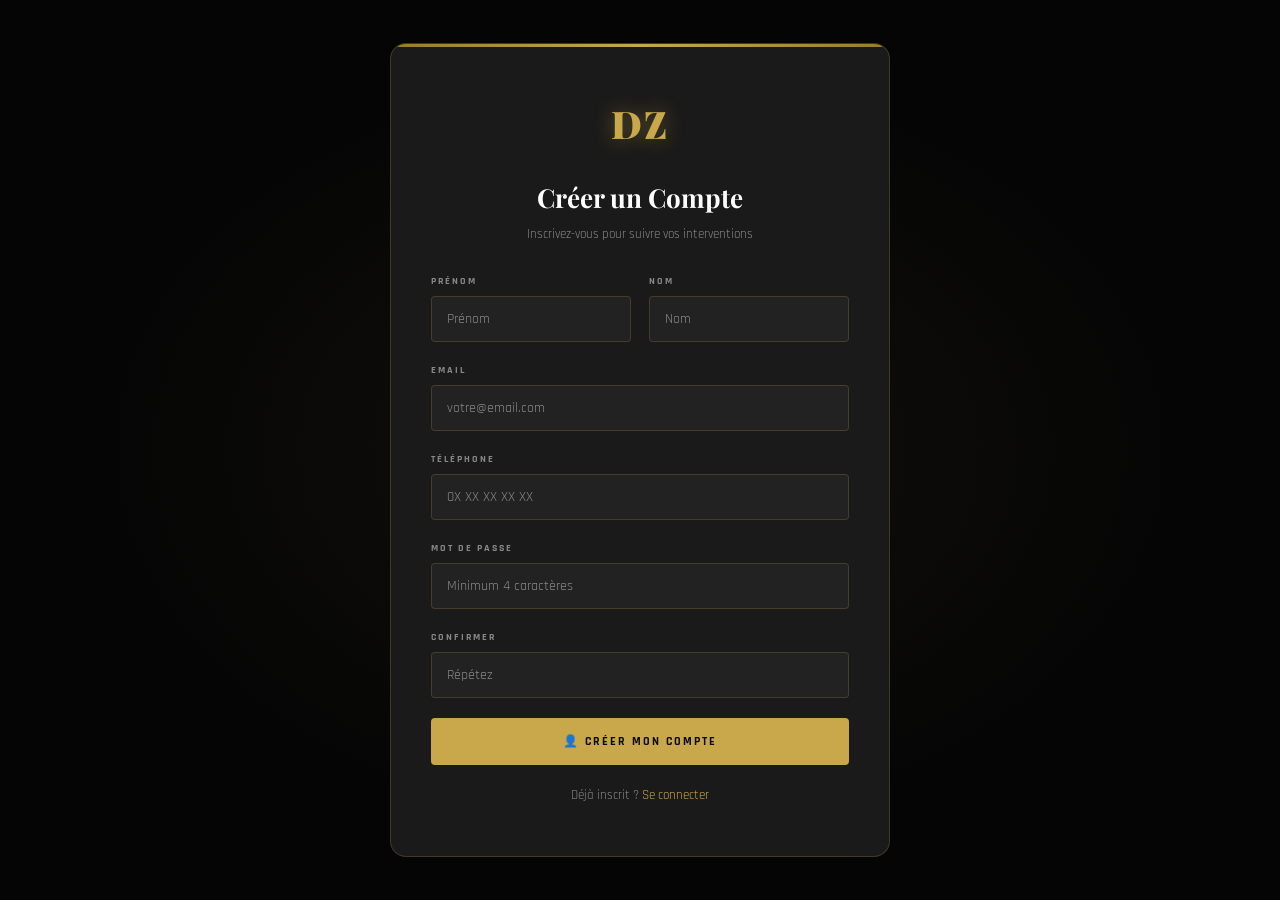
<file: client/register.html>
<!DOCTYPE html>
<html lang="fr">
<head>
  <meta charset="UTF-8"><meta name="viewport" content="width=device-width, initial-scale=1.0">
  <title>Inscription — DZ Dépannage</title>
  <link rel="stylesheet" href="../css/style.css">
</head>
<body>
<div class="toast" id="toast"></div>
<div class="auth-page">
  <div class="auth-box" style="width:500px;">
    <div class="auth-logo"><span class="logo-dz" style="font-size:38px;">DZ</span></div>
    <h2 class="auth-title">Créer un Compte</h2>
    <p class="auth-sub">Inscrivez-vous pour suivre vos interventions</p>
    <div id="regAlert"></div>
    <div class="form-row">
      <div class="form-group"><label>Prénom</label><input type="text" id="rFname" placeholder="Prénom"></div>
      <div class="form-group"><label>Nom</label><input type="text" id="rLname" placeholder="Nom"></div>
    </div>
    <div class="form-group"><label>Email</label><input type="email" id="rEmail" placeholder="votre@email.com"></div>
    <div class="form-group"><label>Téléphone</label><input type="tel" id="rPhone" placeholder="0X XX XX XX XX"></div>
    <div class="form-group"><label>Mot de passe</label><input type="password" id="rPwd" placeholder="Minimum 4 caractères"></div>
    <div class="form-group"><label>Confirmer</label><input type="password" id="rPwd2" placeholder="Répétez"></div>
    <button class="btn-login" onclick="doRegister()">👤 Créer mon Compte</button>
    <div class="auth-link-text">Déjà inscrit ? <a href="login.html">Se connecter</a></div>
  </div>
</div>
<script src="../js/main.js"></script>
<script>
if (DZ.currentClient()) window.location.href = 'dashboard.html';
function doRegister() {
  const fname = document.getElementById('rFname').value.trim();
  const lname = document.getElementById('rLname').value.trim();
  const email = document.getElementById('rEmail').value.trim();
  const phone = document.getElementById('rPhone').value.trim();
  const pwd   = document.getElementById('rPwd').value;
  const pwd2  = document.getElementById('rPwd2').value;
  const al    = document.getElementById('regAlert');
  if (!fname||!lname||!email||!phone||!pwd) { al.innerHTML='<div class="alert alert-error">⚠️ Remplissez tous les champs.</div>'; return; }
  if (pwd !== pwd2) { al.innerHTML='<div class="alert alert-error">❌ Mots de passe différents.</div>'; return; }
  if (pwd.length < 4) { al.innerHTML='<div class="alert alert-error">❌ Mot de passe trop court.</div>'; return; }
  const ok = DZ.registerClient({ name: fname+' '+lname, email, phone, password: pwd });
  if (ok) { DZ.setClient(DZ.loginClient(email, pwd)); window.location.href = 'dashboard.html'; }
  else al.innerHTML = '<div class="alert alert-error">❌ Email déjà utilisé.</div>';
}
</script>
</body>
</html>
</file>
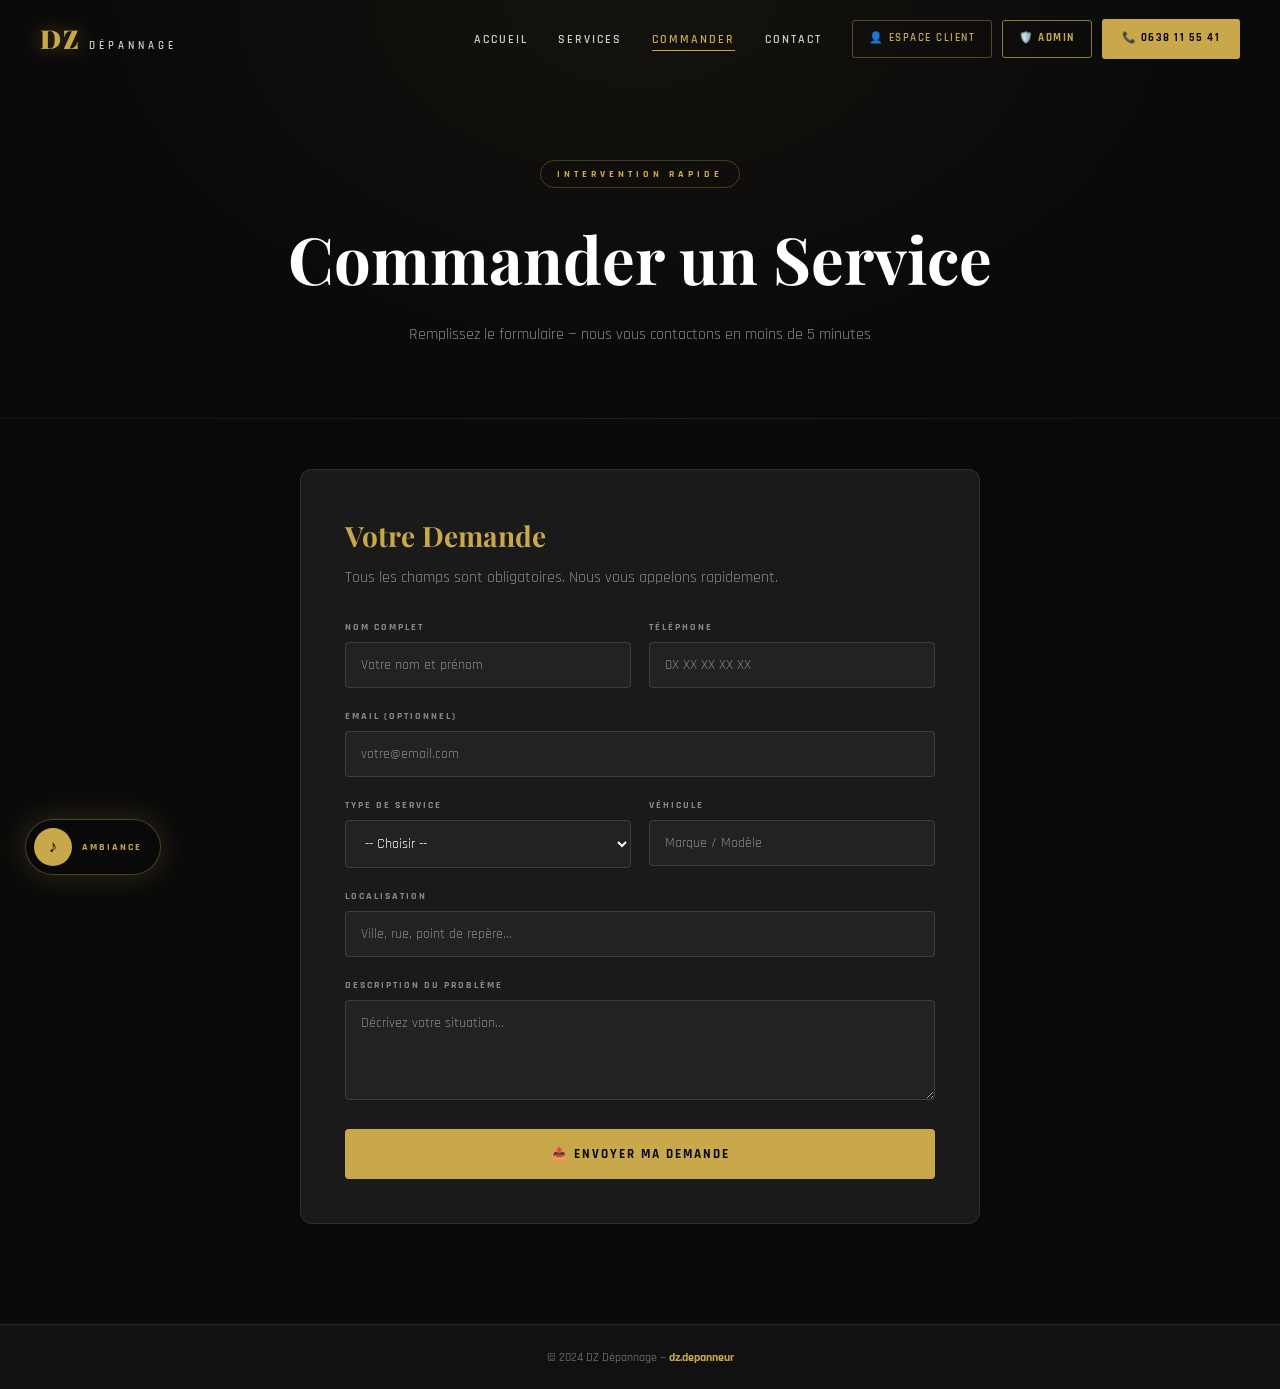
<file: pages/commander.html>
<!DOCTYPE html>
<html lang="fr">
<head>
  <meta charset="UTF-8"><meta name="viewport" content="width=device-width, initial-scale=1.0">
  <title>Commander — DZ Dépannage</title>
  <link rel="stylesheet" href="../css/style.css">
</head>
<body>
<div class="toast" id="toast"></div>
<div class="music-player"><button class="music-btn" id="musicBtn" onclick="toggleMusic()">♪</button><span class="music-label">Ambiance</span></div>
<nav class="navbar scrolled" id="navbar">
  <div class="nav-container">
    <a href="../index.html" class="logo"><span class="logo-dz">DZ</span><span class="logo-dep">DÉPANNAGE</span></a>
    <ul class="nav-links">
      <li><a href="../index.html">Accueil</a></li>
      <li><a href="services.html">Services</a></li>
      <li><a href="commander.html" class="active">Commander</a></li>
      <li><a href="contact.html">Contact</a></li>
    </ul>
    <div class="nav-actions">
      <a href="../client/login.html" class="btn-nav">👤 Espace Client</a>
      <a href="../admin/login.html"  class="btn-nav admin-btn">🛡️ Admin</a>
      <a href="tel:0638115541"       class="btn-call">📞 0638 11 55 41</a>
    </div>
    <button class="hamburger" onclick="toggleMenu()"><span></span><span></span><span></span></button>
  </div>
</nav>

<div class="page-hero">
  <span class="section-tag">Intervention Rapide</span>
  <h1>Commander un Service</h1>
  <p>Remplissez le formulaire — nous vous contactons en moins de 5 minutes</p>
</div>

<div class="order-wrap">
  <div class="order-card">
    <div id="orderForm">
      <h2>Votre Demande</h2>
      <p class="sub">Tous les champs sont obligatoires. Nous vous appelons rapidement.</p>
      <div id="orderAlert"></div>
      <div class="form-row">
        <div class="form-group"><label>Nom Complet</label><input type="text" id="oName" placeholder="Votre nom et prénom"></div>
        <div class="form-group"><label>Téléphone</label><input type="tel" id="oPhone" placeholder="0X XX XX XX XX"></div>
      </div>
      <div class="form-group"><label>Email (optionnel)</label><input type="email" id="oEmail" placeholder="votre@email.com"></div>
      <div class="form-row">
        <div class="form-group"><label>Type de Service</label>
          <select id="oService">
            <option value="">-- Choisir --</option>
            <option>Remorquage Voiture</option><option>Remorquage Moto</option>
            <option>Remorquage Quad / Buggy</option><option>Intervention sur Route</option>
            <option>Déplacement d'Urgence</option><option>Autre</option>
          </select>
        </div>
        <div class="form-group"><label>Véhicule</label><input type="text" id="oVehicle" placeholder="Marque / Modèle"></div>
      </div>
      <div class="form-group"><label>Localisation</label><input type="text" id="oLocation" placeholder="Ville, rue, point de repère..."></div>
      <div class="form-group"><label>Description du Problème</label><textarea id="oMessage" rows="4" placeholder="Décrivez votre situation..."></textarea></div>
      <button class="btn-submit" onclick="submitOrder()">📤 Envoyer ma Demande</button>
    </div>
    <div class="success-box" id="orderSuccess">
      <div class="big-em">✅</div>
      <h3>Demande Envoyée !</h3>
      <p>Votre commande a bien été enregistrée.</p>
      <div class="order-ref-id" id="orderRef"></div>
      <p>Nous vous appelons au plus vite au numéro fourni.</p>
      <br>
      <a href="../index.html" class="btn-primary" style="margin-top:18px;display:inline-flex;">🏠 Retour Accueil</a>
    </div>
  </div>
</div>

<footer class="footer"><div class="footer-bottom">© 2024 DZ Dépannage — <strong>dz.depanneur</strong></div></footer>
<script src="../js/main.js"></script>
<script>
function submitOrder() {
  const name     = document.getElementById('oName').value.trim();
  const phone    = document.getElementById('oPhone').value.trim();
  const service  = document.getElementById('oService').value;
  const vehicle  = document.getElementById('oVehicle').value.trim();
  const location = document.getElementById('oLocation').value.trim();
  const message  = document.getElementById('oMessage').value.trim();
  const email    = document.getElementById('oEmail').value.trim();
  const alertEl  = document.getElementById('orderAlert');
  if (!name || !phone || !service || !vehicle || !location) {
    alertEl.innerHTML = '<div class="alert alert-error">⚠️ Veuillez remplir tous les champs obligatoires.</div>'; return;
  }
  const id = DZ.addOrder({ name, phone, email, service, vehicle, location, message });
  document.getElementById('orderForm').style.display = 'none';
  document.getElementById('orderSuccess').style.display = 'block';
  document.getElementById('orderRef').textContent = '📋 Référence : ' + id;
}
</script>
</body>
</html>
</file>
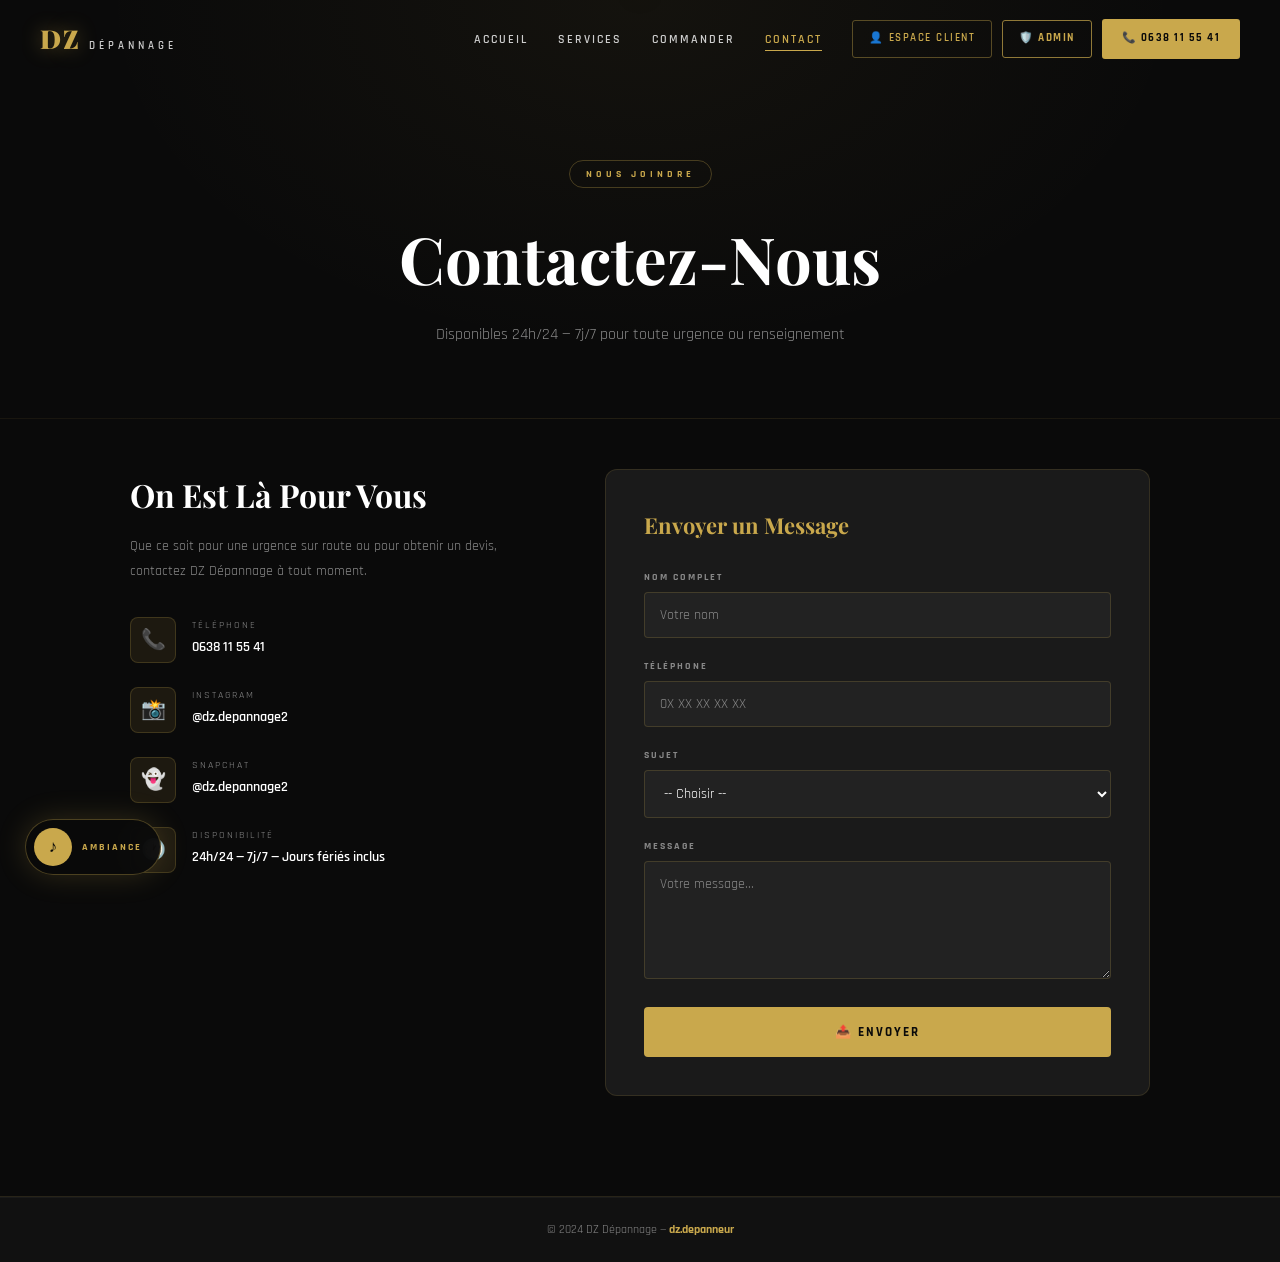
<file: pages/contact.html>
<!DOCTYPE html>
<html lang="fr">
<head>
  <meta charset="UTF-8"><meta name="viewport" content="width=device-width, initial-scale=1.0">
  <title>Contact — DZ Dépannage</title>
  <link rel="stylesheet" href="../css/style.css">
</head>
<body>
<div class="toast" id="toast"></div>
<div class="music-player"><button class="music-btn" id="musicBtn" onclick="toggleMusic()">♪</button><span class="music-label">Ambiance</span></div>
<nav class="navbar scrolled" id="navbar">
  <div class="nav-container">
    <a href="../index.html" class="logo"><span class="logo-dz">DZ</span><span class="logo-dep">DÉPANNAGE</span></a>
    <ul class="nav-links">
      <li><a href="../index.html">Accueil</a></li>
      <li><a href="services.html">Services</a></li>
      <li><a href="commander.html">Commander</a></li>
      <li><a href="contact.html" class="active">Contact</a></li>
    </ul>
    <div class="nav-actions">
      <a href="../client/login.html" class="btn-nav">👤 Espace Client</a>
      <a href="../admin/login.html"  class="btn-nav admin-btn">🛡️ Admin</a>
      <a href="tel:0638115541"       class="btn-call">📞 0638 11 55 41</a>
    </div>
    <button class="hamburger" onclick="toggleMenu()"><span></span><span></span><span></span></button>
  </div>
</nav>

<div class="page-hero">
  <span class="section-tag">Nous Joindre</span>
  <h1>Contactez-Nous</h1>
  <p>Disponibles 24h/24 — 7j/7 pour toute urgence ou renseignement</p>
</div>

<div class="contact-wrap">
  <div class="contact-info">
    <h2>On Est Là Pour Vous</h2>
    <p>Que ce soit pour une urgence sur route ou pour obtenir un devis, contactez DZ Dépannage à tout moment.</p>
    <div class="c-item"><div class="c-icon">📞</div><div><div class="c-label">Téléphone</div><div class="c-val"><a href="tel:0638115541">0638 11 55 41</a></div></div></div>
    <div class="c-item"><div class="c-icon">📸</div><div><div class="c-label">Instagram</div><div class="c-val"><a href="https://www.instagram.com/dz.depannage2" target="_blank">@dz.depannage2</a></div></div></div>
    <div class="c-item"><div class="c-icon">👻</div><div><div class="c-label">Snapchat</div><div class="c-val"><a href="https://www.snapchat.com/add/dz.depannage2" target="_blank">@dz.depannage2</a></div></div></div>
    <div class="c-item"><div class="c-icon">🕐</div><div><div class="c-label">Disponibilité</div><div class="c-val">24h/24 — 7j/7 — Jours fériés inclus</div></div></div>
  </div>
  <div class="contact-form-card">
    <h3>Envoyer un Message</h3>
    <div id="contactAlert"></div>
    <div class="form-group"><label>Nom Complet</label><input type="text" id="cName" placeholder="Votre nom"></div>
    <div class="form-group"><label>Téléphone</label><input type="tel" id="cPhone" placeholder="0X XX XX XX XX"></div>
    <div class="form-group"><label>Sujet</label>
      <select id="cSubject">
        <option value="">-- Choisir --</option>
        <option>Demande de devis</option><option>Urgence sur route</option>
        <option>Renseignement</option><option>Réclamation</option><option>Autre</option>
      </select>
    </div>
    <div class="form-group"><label>Message</label><textarea id="cMessage" rows="5" placeholder="Votre message..."></textarea></div>
    <button class="btn-submit" onclick="sendContact()">📤 Envoyer</button>
  </div>
</div>

<footer class="footer"><div class="footer-bottom">© 2024 DZ Dépannage — <strong>dz.depanneur</strong></div></footer>
<script src="../js/main.js"></script>
<script>
function sendContact() {
  const name    = document.getElementById('cName').value.trim();
  const phone   = document.getElementById('cPhone').value.trim();
  const subject = document.getElementById('cSubject').value;
  const message = document.getElementById('cMessage').value.trim();
  const alertEl = document.getElementById('contactAlert');
  if (!name || !phone || !subject || !message) {
    alertEl.innerHTML = '<div class="alert alert-error">⚠️ Veuillez remplir tous les champs.</div>'; return;
  }
  alertEl.innerHTML = '<div class="alert alert-success">✅ Message envoyé ! Nous vous répondrons rapidement.</div>';
  ['cName','cPhone','cMessage'].forEach(id => document.getElementById(id).value = '');
  document.getElementById('cSubject').value = '';
}
</script>
</body>
</html>
</file>
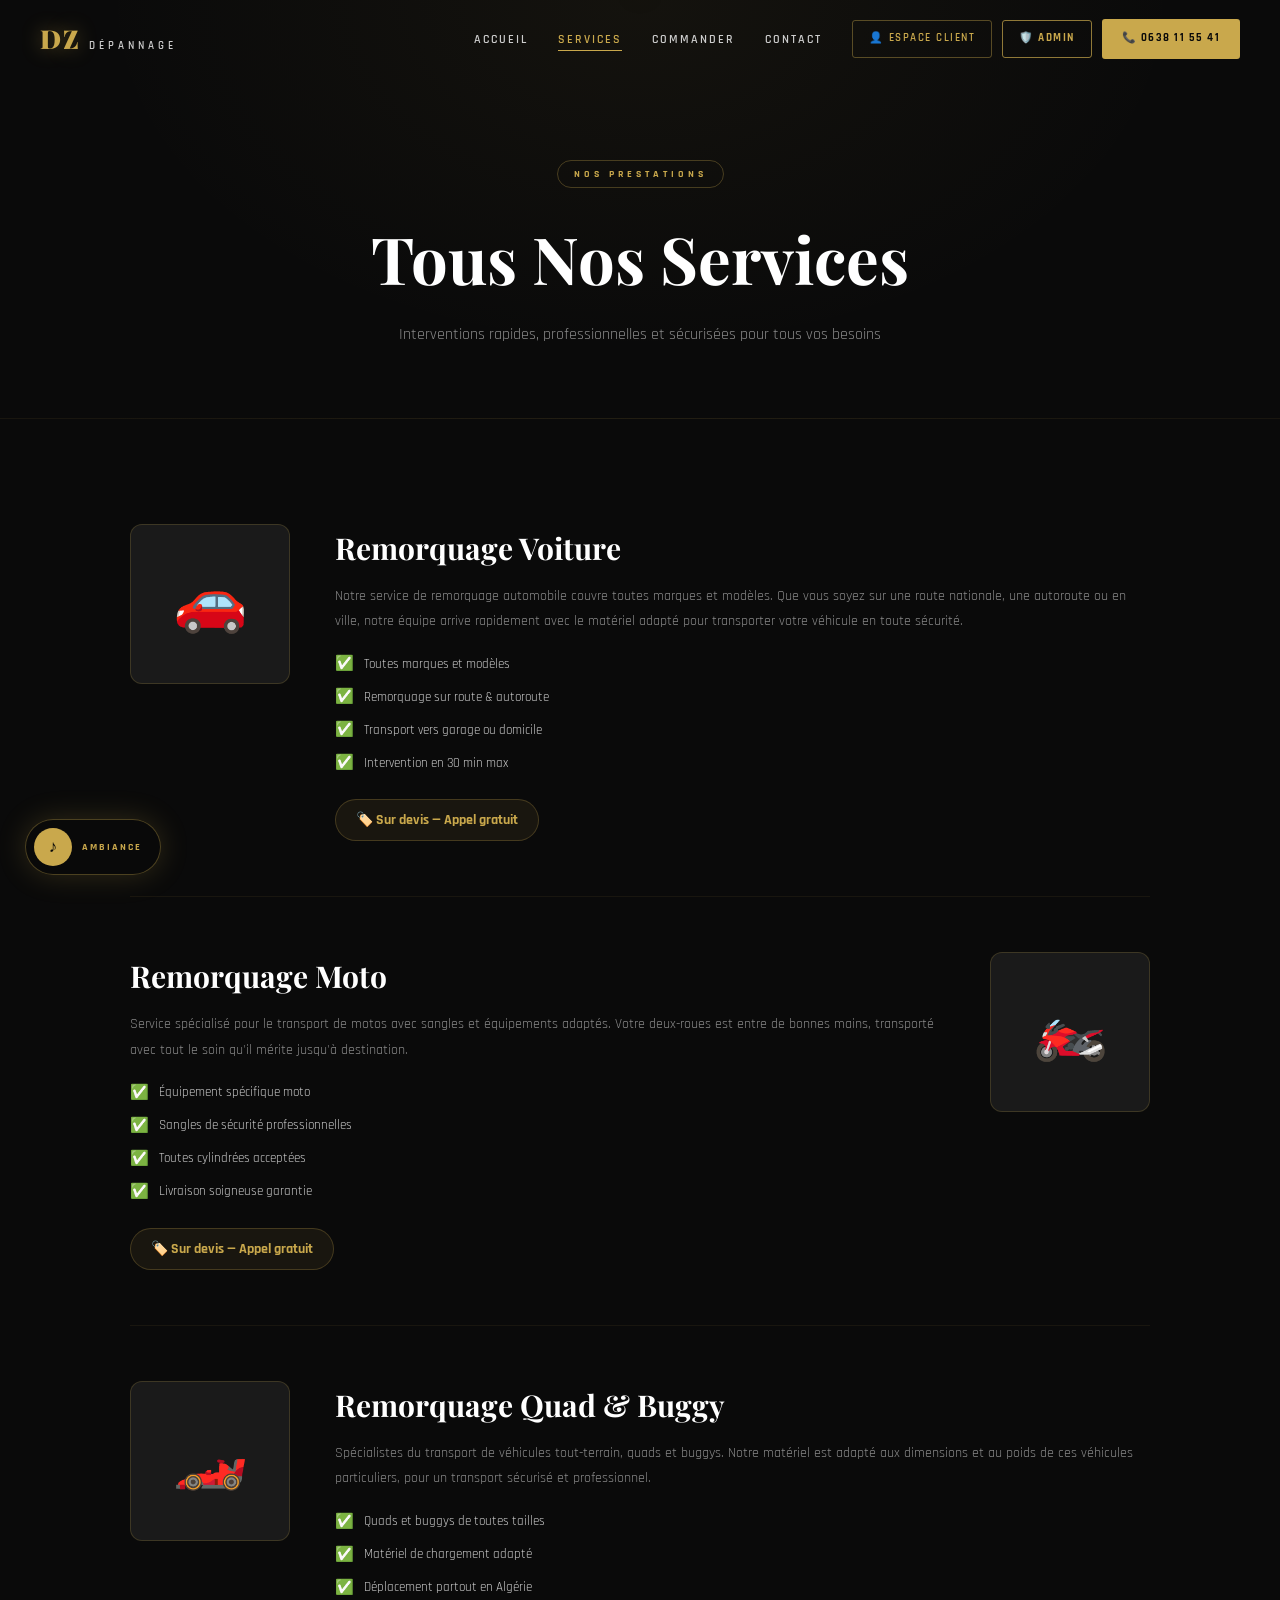
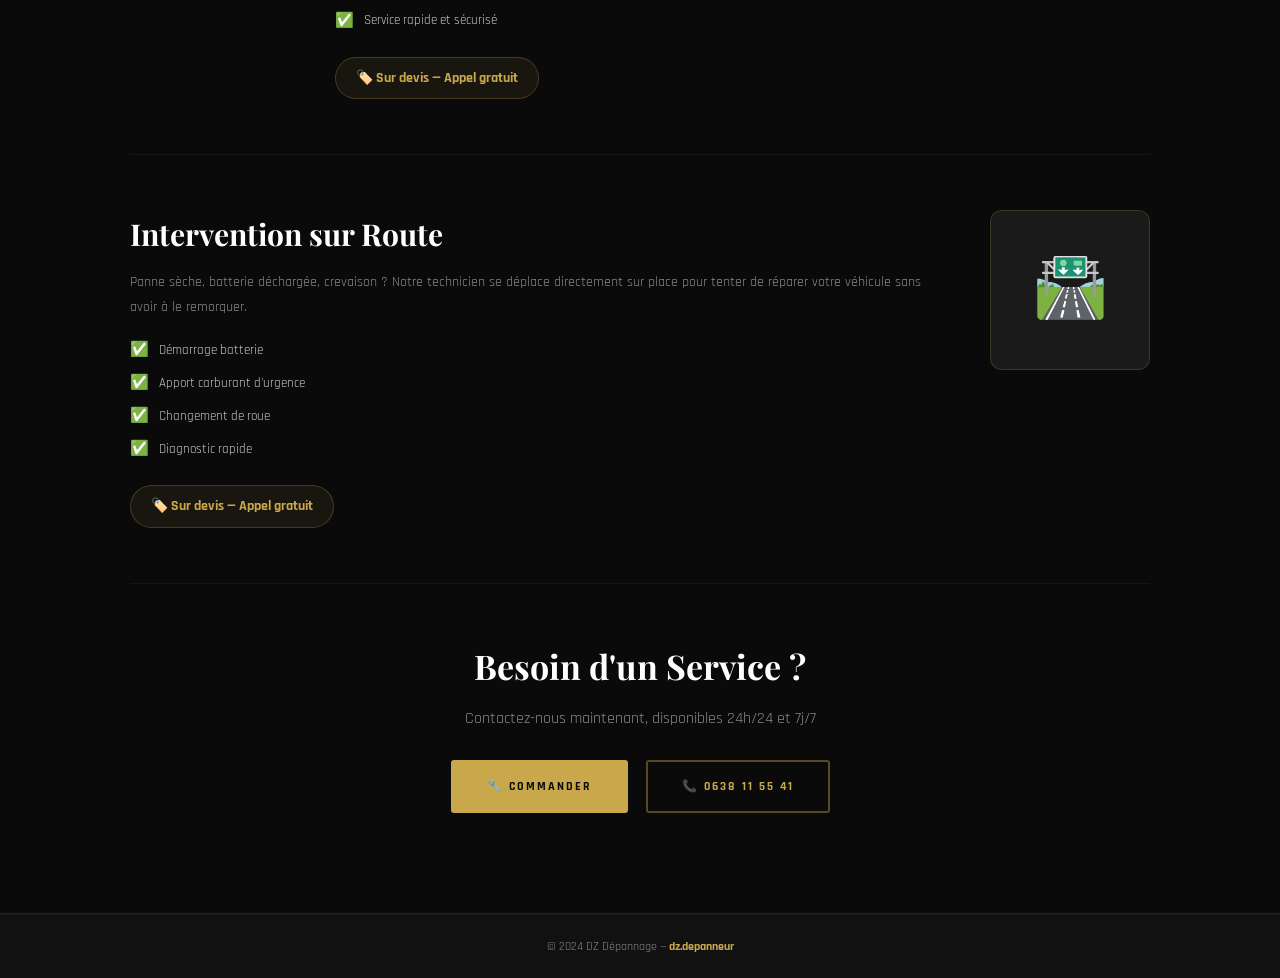
<file: pages/services.html>
<!DOCTYPE html>
<html lang="fr">
<head>
  <meta charset="UTF-8"><meta name="viewport" content="width=device-width, initial-scale=1.0">
  <title>Services — DZ Dépannage</title>
  <link rel="stylesheet" href="../css/style.css">
</head>
<body>
<div class="toast" id="toast"></div>
<div class="music-player"><button class="music-btn" id="musicBtn" onclick="toggleMusic()">♪</button><span class="music-label">Ambiance</span></div>
<nav class="navbar scrolled" id="navbar">
  <div class="nav-container">
    <a href="../index.html" class="logo"><span class="logo-dz">DZ</span><span class="logo-dep">DÉPANNAGE</span></a>
    <ul class="nav-links">
      <li><a href="../index.html">Accueil</a></li>
      <li><a href="services.html" class="active">Services</a></li>
      <li><a href="commander.html">Commander</a></li>
      <li><a href="contact.html">Contact</a></li>
    </ul>
    <div class="nav-actions">
      <a href="../client/login.html" class="btn-nav">👤 Espace Client</a>
      <a href="../admin/login.html"  class="btn-nav admin-btn">🛡️ Admin</a>
      <a href="tel:0638115541"       class="btn-call">📞 0638 11 55 41</a>
    </div>
    <button class="hamburger" onclick="toggleMenu()"><span></span><span></span><span></span></button>
  </div>
</nav>

<div class="page-hero">
  <span class="section-tag">Nos Prestations</span>
  <h1>Tous Nos Services</h1>
  <p>Interventions rapides, professionnelles et sécurisées pour tous vos besoins</p>
</div>

<div style="max-width:1100px;margin:0 auto;padding:50px 40px 100px;">
  <div class="svc-detail">
    <div class="svc-big-icon">🚗</div>
    <div>
      <h2>Remorquage Voiture</h2>
      <p>Notre service de remorquage automobile couvre toutes marques et modèles. Que vous soyez sur une route nationale, une autoroute ou en ville, notre équipe arrive rapidement avec le matériel adapté pour transporter votre véhicule en toute sécurité.</p>
      <div class="svc-feats">
        <div class="svc-feat"><span class="chk">✅</span> Toutes marques et modèles</div>
        <div class="svc-feat"><span class="chk">✅</span> Remorquage sur route & autoroute</div>
        <div class="svc-feat"><span class="chk">✅</span> Transport vers garage ou domicile</div>
        <div class="svc-feat"><span class="chk">✅</span> Intervention en 30 min max</div>
      </div>
      <span class="price-tag">🏷️ Sur devis — Appel gratuit</span>
    </div>
  </div>
  <div class="svc-detail rev">
    <div class="svc-big-icon">🏍️</div>
    <div>
      <h2>Remorquage Moto</h2>
      <p>Service spécialisé pour le transport de motos avec sangles et équipements adaptés. Votre deux-roues est entre de bonnes mains, transporté avec tout le soin qu'il mérite jusqu'à destination.</p>
      <div class="svc-feats">
        <div class="svc-feat"><span class="chk">✅</span> Équipement spécifique moto</div>
        <div class="svc-feat"><span class="chk">✅</span> Sangles de sécurité professionnelles</div>
        <div class="svc-feat"><span class="chk">✅</span> Toutes cylindrées acceptées</div>
        <div class="svc-feat"><span class="chk">✅</span> Livraison soigneuse garantie</div>
      </div>
      <span class="price-tag">🏷️ Sur devis — Appel gratuit</span>
    </div>
  </div>
  <div class="svc-detail">
    <div class="svc-big-icon">🏎️</div>
    <div>
      <h2>Remorquage Quad & Buggy</h2>
      <p>Spécialistes du transport de véhicules tout-terrain, quads et buggys. Notre matériel est adapté aux dimensions et au poids de ces véhicules particuliers, pour un transport sécurisé et professionnel.</p>
      <div class="svc-feats">
        <div class="svc-feat"><span class="chk">✅</span> Quads et buggys de toutes tailles</div>
        <div class="svc-feat"><span class="chk">✅</span> Matériel de chargement adapté</div>
        <div class="svc-feat"><span class="chk">✅</span> Déplacement partout en Algérie</div>
        <div class="svc-feat"><span class="chk">✅</span> Service rapide et sécurisé</div>
      </div>
      <span class="price-tag">🏷️ Sur devis — Appel gratuit</span>
    </div>
  </div>
  <div class="svc-detail rev">
    <div class="svc-big-icon">🛣️</div>
    <div>
      <h2>Intervention sur Route</h2>
      <p>Panne sèche, batterie déchargée, crevaison ? Notre technicien se déplace directement sur place pour tenter de réparer votre véhicule sans avoir à le remorquer.</p>
      <div class="svc-feats">
        <div class="svc-feat"><span class="chk">✅</span> Démarrage batterie</div>
        <div class="svc-feat"><span class="chk">✅</span> Apport carburant d'urgence</div>
        <div class="svc-feat"><span class="chk">✅</span> Changement de roue</div>
        <div class="svc-feat"><span class="chk">✅</span> Diagnostic rapide</div>
      </div>
      <span class="price-tag">🏷️ Sur devis — Appel gratuit</span>
    </div>
  </div>
  <div style="text-align:center;margin-top:55px;">
    <h2 style="font-family:'Playfair Display',Georgia,serif;font-size:34px;color:#fff;margin-bottom:13px;">Besoin d'un Service ?</h2>
    <p style="color:#888;margin-bottom:28px;">Contactez-nous maintenant, disponibles 24h/24 et 7j/7</p>
    <div style="display:flex;gap:18px;justify-content:center;flex-wrap:wrap;">
      <a href="commander.html" class="btn-primary">🔧 Commander</a>
      <a href="tel:0638115541" class="btn-secondary">📞 0638 11 55 41</a>
    </div>
  </div>
</div>

<footer class="footer">
  <div class="footer-bottom">© 2024 DZ Dépannage — <strong>dz.depanneur</strong></div>
</footer>
<script src="../js/main.js"></script>
</body>
</html>
</file>
<file: css/style.css>
/* ============================================================
   DZ DÉPANNAGE — style.css
   Thème Luxe Noir & Or
   Développé par : dz.depanneur
   ============================================================ */

/* === IMPORT FONTS === */
@import url('https://fonts.googleapis.com/css2?family=Playfair+Display:wght@400;700;900&family=Rajdhani:wght@300;400;500;600;700&display=swap');

/* === VARIABLES === */
:root {
  --gold:        #C9A84C;
  --gold-light:  #E8C96B;
  --gold-dark:   #9A7A2E;
  --black:       #0A0A0A;
  --dark:        #111111;
  --dark2:       #1A1A1A;
  --dark3:       #222222;
  --white:       #FFFFFF;
  --grey:        #888888;
  --grey-light:  #CCCCCC;
  --red:         #E74C3C;
  --green:       #27AE60;
  --font-title:  'Playfair Display', Georgia, serif;
  --font-body:   'Rajdhani', 'Segoe UI', Arial, sans-serif;
  --tr:          all 0.4s cubic-bezier(0.25,0.46,0.45,0.94);
  --shadow-gold: 0 0 30px rgba(201,168,76,0.2);
  --shadow-deep: 0 20px 60px rgba(0,0,0,0.5);
}

/* === RESET === */
*, *::before, *::after { margin:0; padding:0; box-sizing:border-box; }
html { scroll-behavior: smooth; }
body {
  background: var(--black);
  color: var(--white);
  font-family: var(--font-body);
  font-size: 16px;
  line-height: 1.6;
  overflow-x: hidden;
}
a { text-decoration: none; color: inherit; }
ul { list-style: none; }
button { font-family: var(--font-body); cursor: pointer; }

/* === SCROLLBAR === */
::-webkit-scrollbar { width: 5px; }
::-webkit-scrollbar-track { background: var(--dark); }
::-webkit-scrollbar-thumb { background: var(--gold); border-radius: 3px; }

/* ============================================================
   MUSIC PLAYER
   ============================================================ */
.music-player {
  position: fixed;
  bottom: 25px; left: 25px;
  z-index: 9999;
  display: flex; align-items: center; gap: 10px;
  background: rgba(10,10,10,0.95);
  border: 1px solid rgba(201,168,76,0.35);
  border-radius: 50px;
  padding: 8px 18px 8px 8px;
  backdrop-filter: blur(20px);
  box-shadow: var(--shadow-gold);
}
.music-btn {
  width: 38px; height: 38px;
  border-radius: 50%;
  background: var(--gold);
  border: none;
  color: var(--black);
  font-size: 17px;
  cursor: pointer;
  display: flex; align-items: center; justify-content: center;
  transition: var(--tr);
}
.music-btn:hover { background: var(--gold-light); transform: scale(1.1); }
.music-label {
  font-size: 10px; font-weight: 700;
  letter-spacing: 2px; text-transform: uppercase;
  color: var(--gold);
}

/* ============================================================
   NAVBAR
   ============================================================ */
.navbar {
  position: fixed; top:0; left:0; right:0;
  z-index: 1000;
  padding: 18px 0;
  transition: var(--tr);
  background: transparent;
}
.navbar.scrolled {
  background: rgba(10,10,10,0.97);
  border-bottom: 1px solid rgba(201,168,76,0.18);
  padding: 11px 0;
  backdrop-filter: blur(20px);
}
.nav-container {
  max-width: 1320px; margin: 0 auto;
  padding: 0 40px;
  display: flex; align-items: center; gap: 30px;
}
.logo { display: flex; align-items: baseline; gap: 8px; cursor: pointer; }
.logo-dz {
  font-family: var(--font-title);
  font-size: 26px; font-weight: 900;
  color: var(--gold);
  letter-spacing: 2px;
  text-shadow: 0 0 20px rgba(201,168,76,0.45);
}
.logo-dep {
  font-size: 11px; font-weight: 600;
  letter-spacing: 4px; text-transform: uppercase;
  color: var(--grey-light);
}
.nav-links {
  display: flex; gap: 30px; margin-left: auto;
}
.nav-links a {
  font-size: 12px; font-weight: 600;
  letter-spacing: 2px; text-transform: uppercase;
  color: var(--grey-light);
  transition: var(--tr);
  position: relative; padding-bottom: 4px;
}
.nav-links a::after {
  content: '';
  position: absolute; bottom: 0; left: 0;
  width: 0; height: 1px;
  background: var(--gold);
  transition: var(--tr);
}
.nav-links a:hover,
.nav-links a.active { color: var(--gold); }
.nav-links a:hover::after,
.nav-links a.active::after { width: 100%; }

.nav-actions { display: flex; gap: 10px; align-items: center; }
.btn-nav {
  padding: 9px 16px;
  border: 1px solid rgba(201,168,76,0.4);
  border-radius: 3px;
  font-size: 11px; font-weight: 600;
  letter-spacing: 1.5px; text-transform: uppercase;
  color: var(--gold);
  background: transparent;
  transition: var(--tr);
}
.btn-nav:hover { background: rgba(201,168,76,0.1); border-color: var(--gold); }
.btn-nav.admin-btn {
  border-color: rgba(201,168,76,0.7);
  font-weight: 800;
}
.btn-call {
  padding: 9px 18px;
  background: var(--gold);
  border-radius: 3px;
  font-size: 11px; font-weight: 700;
  letter-spacing: 1.5px; text-transform: uppercase;
  color: var(--black);
  border: 2px solid var(--gold);
  transition: var(--tr);
}
.btn-call:hover {
  background: var(--gold-light);
  transform: translateY(-2px);
  box-shadow: 0 8px 25px rgba(201,168,76,0.4);
}
.hamburger {
  display: none;
  flex-direction: column; gap: 5px;
  background: none; border: none; padding: 5px;
}
.hamburger span {
  width: 24px; height: 2px;
  background: var(--gold); display: block;
  transition: var(--tr);
}

/* ============================================================
   HERO
   ============================================================ */
.hero {
  min-height: 100vh;
  display: flex; align-items: center; justify-content: center;
  position: relative; overflow: hidden;
}
.hero-bg {
  position: absolute; inset: 0;
  background:
    radial-gradient(ellipse at 20% 50%, rgba(201,168,76,0.06) 0%, transparent 50%),
    radial-gradient(ellipse at 80% 20%, rgba(201,168,76,0.08) 0%, transparent 40%),
    linear-gradient(135deg, #050505 0%, #0A0A0A 50%, #050505 100%);
}
.hero-grid {
  position: absolute; inset: 0;
  background-image:
    linear-gradient(rgba(201,168,76,0.025) 1px, transparent 1px),
    linear-gradient(90deg, rgba(201,168,76,0.025) 1px, transparent 1px);
  background-size: 60px 60px;
}
.particles-wrap { position: absolute; inset: 0; overflow: hidden; }
.particle {
  position: absolute;
  border-radius: 50%;
  background: var(--gold);
  animation: floatUp linear infinite;
  opacity: 0;
}
@keyframes floatUp {
  0%   { transform: translateY(100vh); opacity: 0; }
  10%  { opacity: 0.5; }
  90%  { opacity: 0.5; }
  100% { transform: translateY(-60px); opacity: 0; }
}
.hero-content {
  position: relative; z-index: 2;
  text-align: center; max-width: 830px;
  padding: 0 24px;
  animation: fadeUp 1s ease 0.3s both;
}
@keyframes fadeUp {
  from { opacity:0; transform: translateY(40px); }
  to   { opacity:1; transform: translateY(0); }
}
.hero-badge {
  display: inline-flex; align-items: center; gap: 10px;
  padding: 8px 22px;
  border: 1px solid rgba(201,168,76,0.3);
  border-radius: 50px;
  font-size: 11px; font-weight: 600;
  letter-spacing: 3px; text-transform: uppercase;
  color: var(--gold); margin-bottom: 30px;
}
.badge-dot {
  width: 8px; height: 8px; border-radius: 50%;
  background: var(--green);
  animation: pulse 2s infinite;
}
@keyframes pulse {
  0%,100% { box-shadow: 0 0 0 0 rgba(39,174,96,0.4); }
  50%      { box-shadow: 0 0 0 8px rgba(39,174,96,0); }
}
.hero-title {
  display: flex; flex-direction: column; align-items: center;
  gap: 5px; margin-bottom: 18px;
}
.title-dz {
  font-family: var(--font-title);
  font-size: clamp(72px,14vw,135px);
  font-weight: 900; color: var(--gold);
  line-height: 0.9;
  text-shadow: 0 0 80px rgba(201,168,76,0.3);
}
.title-dep {
  font-size: clamp(15px,3.5vw,27px);
  font-weight: 300; color: var(--white);
  letter-spacing: 10px; text-transform: uppercase;
}
.hero-sub {
  font-size: 16px; font-style: italic;
  color: rgba(201,168,76,0.8);
  letter-spacing: 4px; margin-bottom: 18px;
}
.hero-desc {
  font-size: 15px; color: var(--grey);
  max-width: 470px; margin: 0 auto 42px; line-height: 1.8;
}
.hero-actions {
  display: flex; gap: 18px;
  justify-content: center; flex-wrap: wrap;
  margin-bottom: 55px;
}
.btn-primary {
  display: inline-flex; align-items: center; gap: 10px;
  padding: 15px 34px;
  background: var(--gold); color: var(--black);
  font-size: 12px; font-weight: 700;
  letter-spacing: 2px; text-transform: uppercase;
  border-radius: 3px; border: 2px solid var(--gold);
  transition: var(--tr);
}
.btn-primary:hover {
  background: var(--gold-light);
  transform: translateY(-3px);
  box-shadow: 0 15px 40px rgba(201,168,76,0.4);
}
.btn-secondary {
  display: inline-flex; align-items: center; gap: 10px;
  padding: 15px 34px;
  background: transparent; color: var(--gold);
  font-size: 12px; font-weight: 700;
  letter-spacing: 2px; text-transform: uppercase;
  border-radius: 3px; border: 2px solid rgba(201,168,76,0.4);
  transition: var(--tr);
}
.btn-secondary:hover {
  border-color: var(--gold);
  background: rgba(201,168,76,0.08);
  transform: translateY(-3px);
}
.hero-stats {
  display: flex; align-items: center;
  justify-content: center; gap: 35px;
}
.stat { display: flex; flex-direction: column; align-items: center; }
.stat-n { font-family: var(--font-title); font-size: 34px; font-weight: 700; color: var(--gold); }
.stat-l { font-size: 10px; letter-spacing: 3px; text-transform: uppercase; color: var(--grey); }
.stat-sep { width: 1px; height: 45px; background: rgba(201,168,76,0.2); }
.hero-scroll {
  position: absolute; right: 35px; bottom: 35px;
  display: flex; flex-direction: column; align-items: center; gap: 8px;
  z-index: 2;
}
.hero-scroll span {
  font-size: 9px; letter-spacing: 4px; text-transform: uppercase;
  color: var(--grey); writing-mode: vertical-rl;
}
.scroll-bar {
  width: 1px; height: 55px;
  background: linear-gradient(to bottom, var(--gold), transparent);
  animation: scrollA 2s infinite;
}
@keyframes scrollA {
  0%  { transform: scaleY(0); transform-origin: top; }
  50% { transform: scaleY(1); transform-origin: top; }
  51% { transform: scaleY(1); transform-origin: bottom; }
  100%{ transform: scaleY(0); transform-origin: bottom; }
}

/* ============================================================
   URGENCE BANNER
   ============================================================ */
.urgence-banner {
  background: linear-gradient(135deg, var(--gold-dark), var(--gold));
  padding: 16px 40px;
}
.urgence-inner {
  display: flex; align-items: center; justify-content: center;
  gap: 18px; flex-wrap: wrap;
  font-size: 13px; font-weight: 600;
  letter-spacing: 1px; text-transform: uppercase;
  color: var(--black);
}
.urgence-inner a { font-size: 15px; font-weight: 700; text-decoration: underline; }
.wig { animation: wiggle 1s infinite; font-size: 18px; }
@keyframes wiggle {
  0%,100% { transform: rotate(0); }
  25%     { transform: rotate(-12deg); }
  75%     { transform: rotate(12deg); }
}

/* ============================================================
   SECTION LAYOUT
   ============================================================ */
.section {
  max-width: 1320px; margin: 0 auto;
  padding: 90px 40px;
}
.section-sep { border-top: 1px solid rgba(201,168,76,0.08); }
.section-header { text-align: center; margin-bottom: 65px; }
.section-tag {
  display: inline-block;
  font-size: 10px; font-weight: 700;
  letter-spacing: 4px; text-transform: uppercase;
  color: var(--gold);
  padding: 5px 16px;
  border: 1px solid rgba(201,168,76,0.3);
  border-radius: 50px; margin-bottom: 18px;
}
.section-title {
  font-family: var(--font-title);
  font-size: clamp(30px,5vw,50px);
  font-weight: 700; color: var(--white); margin-bottom: 14px;
}
.section-sub { font-size: 15px; color: var(--grey); max-width: 480px; margin: 0 auto; }

/* ============================================================
   SERVICES GRID
   ============================================================ */
.services-grid {
  display: grid;
  grid-template-columns: repeat(auto-fit, minmax(280px,1fr));
  gap: 22px;
}
.service-card {
  background: var(--dark2);
  border: 1px solid rgba(201,168,76,0.1);
  border-radius: 10px; padding: 38px 28px;
  position: relative; overflow: hidden;
  transition: var(--tr);
}
.service-card:hover {
  border-color: rgba(201,168,76,0.4);
  transform: translateY(-8px);
  box-shadow: 0 30px 60px rgba(0,0,0,0.5), var(--shadow-gold);
}
.service-card::before {
  content: '';
  position: absolute; top: 0; left: 0; right: 0; height: 2px;
  background: linear-gradient(90deg, transparent, var(--gold), transparent);
  transform: scaleX(0); transition: var(--tr);
}
.service-card:hover::before { transform: scaleX(1); }
.svc-icon {
  width: 60px; height: 60px;
  background: rgba(201,168,76,0.1); border-radius: 10px;
  display: flex; align-items: center; justify-content: center;
  font-size: 26px; margin-bottom: 22px;
  transition: var(--tr);
}
.service-card:hover .svc-icon { background: rgba(201,168,76,0.2); transform: scale(1.1); }
.service-card h3 { font-family: var(--font-title); font-size: 20px; color: var(--white); margin-bottom: 10px; }
.service-card p  { font-size: 14px; color: var(--grey); line-height: 1.7; }
.svc-badge {
  position: absolute; top: 18px; right: 18px;
  background: rgba(201,168,76,0.1);
  border: 1px solid rgba(201,168,76,0.25);
  border-radius: 50px; padding: 3px 10px;
  font-size: 9px; font-weight: 700;
  letter-spacing: 2px; text-transform: uppercase;
  color: var(--gold);
}

/* ============================================================
   WHY US
   ============================================================ */
.why-wrap { display: flex; gap: 70px; align-items: center; }
.why-img-col { flex: 0 0 370px; position: relative; }
.why-border-box {
  position: absolute; top: -15px; left: -15px;
  width: 180px; height: 180px;
  border: 2px solid rgba(201,168,76,0.25); border-radius: 4px;
}
.why-img-box {
  position: relative; z-index: 1;
  background: var(--dark2);
  border: 1px solid rgba(201,168,76,0.15);
  border-radius: 10px; padding: 65px 35px;
  text-align: center;
  display: flex; flex-direction: column; align-items: center; gap: 14px;
}
.why-img-box .big-em { font-size: 78px; opacity: 0.5; }
.why-img-box span { font-family: var(--font-title); font-size: 18px; color: var(--grey); }
.why-text { flex: 1; }
.why-desc { font-size: 15px; color: var(--grey); line-height: 1.8; margin: 18px 0 30px; }
.why-list { display: flex; flex-direction: column; gap: 13px; margin-bottom: 35px; }
.why-item { display: flex; align-items: center; gap: 13px; font-size: 14px; color: var(--grey-light); }
.chk { color: var(--gold); font-size: 15px; flex-shrink: 0; }

/* ============================================================
   SOCIAL CARDS
   ============================================================ */
.social-cards { display: flex; gap: 22px; justify-content: center; flex-wrap: wrap; }
.social-card {
  display: flex; flex-direction: column; align-items: center; gap: 10px;
  padding: 44px 44px; border-radius: 14px; min-width: 200px;
  border: 1px solid rgba(255,255,255,0.05);
  transition: var(--tr);
}
.social-card:hover { transform: translateY(-10px); box-shadow: var(--shadow-deep); }
.social-em { font-size: 42px; }
.soc-name { font-size: 12px; font-weight: 700; letter-spacing: 3px; text-transform: uppercase; }
.soc-handle { font-size: 14px; color: var(--grey-light); }
.soc-cta { font-size: 10px; color: var(--grey); letter-spacing: 2px; text-transform: uppercase; }
.insta { background: linear-gradient(135deg, rgba(225,48,108,0.08), rgba(193,53,132,0.08)); border-color: rgba(225,48,108,0.2); }
.insta:hover { border-color: rgba(225,48,108,0.4); }
.insta .soc-name { color: #E1306C; }
.snap { background: linear-gradient(135deg, rgba(255,252,0,0.04), rgba(255,200,0,0.08)); border-color: rgba(255,252,0,0.15); }
.snap:hover { border-color: rgba(255,252,0,0.3); }
.snap .soc-name { color: #FFFC00; }
.tel-card { background: linear-gradient(135deg, rgba(201,168,76,0.07), rgba(232,201,107,0.07)); border-color: rgba(201,168,76,0.2); }
.tel-card:hover { border-color: rgba(201,168,76,0.4); }
.tel-card .soc-name { color: var(--gold); }

/* ============================================================
   FOOTER
   ============================================================ */
.footer { background: var(--dark); border-top: 1px solid rgba(201,168,76,0.12); }
.footer-top {
  max-width: 1320px; margin: 0 auto;
  padding: 70px 40px 50px;
  display: grid;
  grid-template-columns: 2fr 1fr 1fr 1.5fr;
  gap: 50px;
}
.footer-brand p { font-size: 13px; color: var(--grey); line-height: 1.8; margin: 16px 0 24px; }
.footer-socials { display: flex; gap: 12px; }
.footer-socials a {
  width: 38px; height: 38px;
  border: 1px solid rgba(201,168,76,0.25); border-radius: 50%;
  display: flex; align-items: center; justify-content: center;
  color: var(--gold); font-size: 16px;
  transition: var(--tr);
}
.footer-socials a:hover { background: var(--gold); color: var(--black); }
.footer-col h4 { font-family: var(--font-title); font-size: 17px; color: var(--white); margin-bottom: 18px; }
.footer-col a { display: block; font-size: 13px; color: var(--grey); padding: 5px 0; transition: var(--tr); }
.footer-col a:hover { color: var(--gold); padding-left: 8px; }
.footer-col p { font-size: 13px; color: var(--grey); padding: 5px 0; display: flex; align-items: center; gap: 8px; }
.footer-bottom {
  border-top: 1px solid rgba(255,255,255,0.04);
  text-align: center; padding: 22px 40px;
  font-size: 12px; color: var(--grey);
}
.footer-bottom strong { color: var(--gold); }

/* ============================================================
   FORMS
   ============================================================ */
.form-group { margin-bottom: 20px; }
.form-group label {
  display: block;
  font-size: 10px; font-weight: 700;
  letter-spacing: 2px; text-transform: uppercase;
  color: var(--grey); margin-bottom: 7px;
}
.form-group input,
.form-group select,
.form-group textarea {
  width: 100%;
  background: var(--dark3);
  border: 1px solid rgba(201,168,76,0.2);
  border-radius: 4px; padding: 13px 15px;
  color: var(--white);
  font-family: var(--font-body); font-size: 14px;
  transition: var(--tr); outline: none;
}
.form-group input:focus,
.form-group select:focus,
.form-group textarea:focus {
  border-color: var(--gold);
  box-shadow: 0 0 0 3px rgba(201,168,76,0.1);
}
.form-group input::placeholder,
.form-group textarea::placeholder { color: var(--grey); }
.form-group select option { background: var(--dark3); }
.form-row { display: grid; grid-template-columns: 1fr 1fr; gap: 18px; }

/* ALERTS */
.alert { padding: 13px 18px; border-radius: 4px; font-size: 13px; margin-bottom: 18px; display: flex; align-items: center; gap: 10px; }
.alert-success { background: rgba(39,174,96,0.1); border: 1px solid rgba(39,174,96,0.3); color: var(--green); }
.alert-error   { background: rgba(231,76,60,0.1);  border: 1px solid rgba(231,76,60,0.3);  color: var(--red); }

/* STATUS BADGES */
.status { padding: 4px 12px; border-radius: 50px; font-size: 10px; font-weight: 700; letter-spacing: 1px; text-transform: uppercase; }
.status-pending   { background: rgba(255,165,0,0.12); color: orange;      border: 1px solid rgba(255,165,0,0.3); }
.status-confirmed { background: rgba(39,174,96,0.12); color: var(--green); border: 1px solid rgba(39,174,96,0.3); }
.status-cancelled { background: rgba(231,76,60,0.12); color: var(--red);   border: 1px solid rgba(231,76,60,0.3); }
.status-done      { background: rgba(201,168,76,0.12);color: var(--gold);  border: 1px solid rgba(201,168,76,0.3); }

/* BUTTON SUBMIT */
.btn-submit {
  width: 100%; padding: 17px;
  background: var(--gold); color: var(--black);
  font-size: 13px; font-weight: 700;
  letter-spacing: 2px; text-transform: uppercase;
  border: none; border-radius: 4px;
  transition: var(--tr);
}
.btn-submit:hover { background: var(--gold-light); transform: translateY(-2px); box-shadow: 0 10px 30px rgba(201,168,76,0.4); }

/* PAGE HERO */
.page-hero {
  padding: 160px 40px 70px; text-align: center;
  background: radial-gradient(ellipse at center top, rgba(201,168,76,0.05) 0%, transparent 60%);
  border-bottom: 1px solid rgba(201,168,76,0.08);
}
.page-hero h1 { font-family: var(--font-title); font-size: clamp(36px,6vw,65px); color: var(--white); margin-bottom: 12px; }
.page-hero p  { font-size: 16px; color: var(--grey); }

/* ============================================================
   AUTH BOXES
   ============================================================ */
.auth-page {
  min-height: 100vh;
  display: flex; align-items: center; justify-content: center;
  padding: 40px 20px;
  background: radial-gradient(ellipse at center, rgba(201,168,76,0.04) 0%, #050505 60%);
}
.auth-box {
  width: 440px; max-width: 100%;
  background: var(--dark2);
  border: 1px solid rgba(201,168,76,0.22);
  border-radius: 16px; padding: 50px 40px;
  position: relative; overflow: hidden;
}
.auth-box::before {
  content: '';
  position: absolute; top: 0; left: 0; right: 0; height: 3px;
  background: linear-gradient(90deg, var(--gold-dark), var(--gold), var(--gold-dark));
}
.auth-logo { text-align: center; margin-bottom: 22px; }
.auth-title { font-family: var(--font-title); font-size: 26px; color: var(--white); text-align: center; margin-bottom: 6px; }
.auth-sub   { text-align: center; color: var(--grey); font-size: 13px; margin-bottom: 28px; }
.btn-login {
  width: 100%; padding: 16px;
  background: var(--gold); color: var(--black);
  font-size: 12px; font-weight: 700;
  letter-spacing: 2px; text-transform: uppercase;
  border: none; border-radius: 4px;
  transition: var(--tr);
}
.btn-login:hover { background: var(--gold-light); transform: translateY(-2px); }
.auth-link-text { text-align: center; margin-top: 20px; font-size: 13px; color: var(--grey); }
.auth-link-text a { color: var(--gold); }
.demo-box {
  background: rgba(201,168,76,0.05);
  border: 1px solid rgba(201,168,76,0.15);
  border-radius: 6px; padding: 11px 14px;
  margin-bottom: 22px; font-size: 12px; color: var(--grey);
}
.demo-box strong { color: var(--gold); }
.admin-badge-tag {
  display: inline-flex; align-items: center; gap: 6px;
  padding: 5px 14px;
  background: rgba(201,168,76,0.08);
  border: 1px solid rgba(201,168,76,0.2);
  border-radius: 50px;
  font-size: 9px; font-weight: 700;
  letter-spacing: 2px; text-transform: uppercase;
  color: var(--gold); margin-bottom: 16px;
}
.admin-creds-box {
  background: rgba(201,168,76,0.04);
  border: 1px solid rgba(201,168,76,0.1);
  border-radius: 8px; padding: 16px; margin-bottom: 22px;
}
.admin-creds-box h4 { font-size: 10px; letter-spacing: 2px; text-transform: uppercase; color: var(--gold); margin-bottom: 10px; }
.cred-row { display: flex; justify-content: space-between; font-size: 12px; margin-bottom: 6px; }
.cred-row span { color: var(--grey); }
.cred-row strong { color: var(--white); font-family: monospace; }

/* ============================================================
   CLIENT DASHBOARD
   ============================================================ */
.dash-layout { display: flex; min-height: calc(100vh - 70px); }
.dash-sidebar {
  width: 240px; flex-shrink: 0;
  background: var(--dark2);
  border-right: 1px solid rgba(201,168,76,0.1);
  padding: 28px 0;
}
.dash-profile { padding: 0 22px 24px; border-bottom: 1px solid rgba(201,168,76,0.08); margin-bottom: 14px; }
.dash-av {
  width: 52px; height: 52px;
  background: rgba(201,168,76,0.12);
  border: 2px solid rgba(201,168,76,0.3);
  border-radius: 50%;
  display: flex; align-items: center; justify-content: center;
  font-size: 22px; color: var(--gold); margin-bottom: 10px;
}
.dash-uname { font-size: 14px; font-weight: 600; color: var(--white); }
.dash-uemail { font-size: 11px; color: var(--grey); margin-top: 2px; }
.dash-nav a {
  display: flex; align-items: center; gap: 12px;
  padding: 13px 22px;
  color: var(--grey);
  font-size: 11px; font-weight: 600;
  letter-spacing: 1px; text-transform: uppercase;
  transition: var(--tr); cursor: pointer;
  border-right: 2px solid transparent;
}
.dash-nav a:hover,
.dash-nav a.active { color: var(--gold); background: rgba(201,168,76,0.04); border-right-color: var(--gold); }
.dash-nav a.logout { color: var(--red); margin-top: 14px; border-top: 1px solid rgba(255,255,255,0.04); padding-top: 14px; }
.dash-nav a.logout:hover { background: rgba(231,76,60,0.04); border-right-color: var(--red); }
.dash-main { flex: 1; padding: 35px; }
.dash-head { margin-bottom: 30px; }
.dash-head h1 { font-family: var(--font-title); font-size: 30px; color: var(--white); margin-bottom: 5px; }
.dash-head p { color: var(--grey); }
.dash-stats-row { display: grid; grid-template-columns: repeat(3,1fr); gap: 18px; margin-bottom: 30px; }
.dash-stat-card {
  background: var(--dark2);
  border: 1px solid rgba(201,168,76,0.1);
  border-radius: 10px; padding: 22px;
  display: flex; align-items: center; gap: 16px;
}
.ds-icon {
  width: 46px; height: 46px; border-radius: 10px;
  display: flex; align-items: center; justify-content: center; font-size: 20px;
}
.ds-gold   { background: rgba(201,168,76,0.12); }
.ds-orange { background: rgba(255,165,0,0.12); }
.ds-green  { background: rgba(39,174,96,0.12); }
.dash-stat-card h3 { font-family: var(--font-title); font-size: 30px; font-weight: 700; color: var(--white); }
.dash-stat-card p  { font-size: 10px; color: var(--grey); text-transform: uppercase; letter-spacing: 1px; }
.orders-panel {
  background: var(--dark2);
  border: 1px solid rgba(201,168,76,0.1);
  border-radius: 12px; overflow: hidden;
}
.panel-head {
  display: flex; align-items: center; justify-content: space-between;
  padding: 20px 26px; border-bottom: 1px solid rgba(201,168,76,0.08);
}
.panel-head h2 { font-family: var(--font-title); font-size: 19px; color: var(--white); }
.btn-new-order {
  display: inline-flex; align-items: center; gap: 7px;
  padding: 9px 18px;
  background: var(--gold); color: var(--black);
  font-size: 11px; font-weight: 700;
  letter-spacing: 1px; text-transform: uppercase;
  border-radius: 4px; border: none; transition: var(--tr);
}
.btn-new-order:hover { background: var(--gold-light); }

/* ============================================================
   TABLES
   ============================================================ */
table { width: 100%; border-collapse: collapse; }
th {
  padding: 12px 18px; text-align: left;
  font-size: 9px; font-weight: 700;
  letter-spacing: 2px; text-transform: uppercase;
  color: var(--grey);
  border-bottom: 1px solid rgba(201,168,76,0.08);
  background: rgba(201,168,76,0.02);
}
td {
  padding: 14px 18px; font-size: 13px;
  color: var(--grey-light);
  border-bottom: 1px solid rgba(255,255,255,0.03);
  vertical-align: middle;
}
tr:last-child td { border-bottom: none; }
tr:hover td { background: rgba(201,168,76,0.02); }
.td-gold { color: var(--gold); font-weight: 700; font-size: 11px; }
.td-white { color: var(--white); font-weight: 600; }
.td-link { color: var(--gold); }
.empty-table { text-align: center; padding: 55px; color: var(--grey); }
.empty-table .empty-em { font-size: 45px; margin-bottom: 12px; display: block; opacity: 0.3; }

/* ============================================================
   ADMIN PANEL
   ============================================================ */
.admin-layout { display: flex; min-height: 100vh; }
.admin-sidebar {
  width: 260px; flex-shrink: 0;
  background: #0D0D0D;
  border-right: 1px solid rgba(201,168,76,0.1);
  display: flex; flex-direction: column;
}
.admin-sb-top { padding: 26px 22px; border-bottom: 1px solid rgba(201,168,76,0.08); }
.admin-tag-badge {
  display: inline-flex; align-items: center; gap: 6px;
  padding: 4px 12px;
  background: rgba(201,168,76,0.08);
  border: 1px solid rgba(201,168,76,0.2);
  border-radius: 50px;
  font-size: 9px; font-weight: 700;
  letter-spacing: 2px; text-transform: uppercase;
  color: var(--gold); margin-top: 12px;
}
.admin-profile-row {
  display: flex; align-items: center; gap: 12px;
  padding: 18px 22px; border-bottom: 1px solid rgba(201,168,76,0.07);
}
.admin-av {
  width: 42px; height: 42px;
  background: linear-gradient(135deg, var(--gold-dark), var(--gold));
  border-radius: 10px;
  display: flex; align-items: center; justify-content: center;
  font-size: 18px; color: var(--black); flex-shrink: 0;
}
.admin-info-name { font-size: 13px; font-weight: 700; color: var(--white); }
.admin-info-role { font-size: 10px; color: var(--gold); text-transform: uppercase; letter-spacing: 1px; }
.admin-nav { flex: 1; padding: 18px 0; }
.admin-nav a {
  display: flex; align-items: center; gap: 12px;
  padding: 12px 22px;
  color: var(--grey);
  font-size: 11px; font-weight: 600;
  letter-spacing: 1px; text-transform: uppercase;
  transition: var(--tr); cursor: pointer;
  border-left: 2px solid transparent;
}
.admin-nav a:hover,
.admin-nav a.active { color: var(--gold); background: rgba(201,168,76,0.05); border-left-color: var(--gold); }
.admin-nav a.danger { color: var(--red); }
.admin-nav a.danger:hover { background: rgba(231,76,60,0.05); border-left-color: var(--red); }
.admin-main { flex: 1; display: flex; flex-direction: column; overflow: hidden; }
.admin-topbar {
  background: #0D0D0D;
  border-bottom: 1px solid rgba(201,168,76,0.08);
  padding: 16px 35px;
  display: flex; align-items: center; justify-content: space-between;
  position: sticky; top: 0; z-index: 100;
}
.admin-topbar-title { font-family: var(--font-title); font-size: 20px; color: var(--white); }
.admin-body { padding: 30px 35px; flex: 1; overflow-y: auto; }
.admin-stats-row { display: grid; grid-template-columns: repeat(4,1fr); gap: 18px; margin-bottom: 26px; }
.admin-stat-card {
  background: #111;
  border: 1px solid rgba(201,168,76,0.1);
  border-radius: 12px; padding: 22px;
  position: relative; overflow: hidden;
  transition: var(--tr);
}
.admin-stat-card:hover { border-color: rgba(201,168,76,0.25); transform: translateY(-3px); }
.admin-stat-card::after { content: ''; position: absolute; top:0; left:0; right:0; height: 2px; }
.asc-gold::after   { background: linear-gradient(90deg, var(--gold-dark), var(--gold)); }
.asc-orange::after { background: linear-gradient(90deg, #8B5E00, orange); }
.asc-green::after  { background: linear-gradient(90deg, #1a6b3c, #27AE60); }
.asc-red::after    { background: linear-gradient(90deg, #7B1B0E, #E74C3C); }
.asc-top { display: flex; align-items: center; justify-content: space-between; margin-bottom: 12px; }
.asc-icon { width: 42px; height: 42px; border-radius: 10px; display: flex; align-items: center; justify-content: center; font-size: 18px; }
.ai-gold   { background: rgba(201,168,76,0.1); }
.ai-orange { background: rgba(255,165,0,0.1); }
.ai-green  { background: rgba(39,174,96,0.1); }
.ai-red    { background: rgba(231,76,60,0.1); }
.admin-stat-card h3 { font-family: var(--font-title); font-size: 34px; font-weight: 700; color: var(--white); margin-bottom: 3px; }
.admin-stat-card p  { font-size: 10px; letter-spacing: 2px; text-transform: uppercase; color: var(--grey); }
.section-card { background: #111; border: 1px solid rgba(201,168,76,0.1); border-radius: 12px; overflow: hidden; margin-bottom: 22px; }
.section-card-head {
  padding: 20px 26px; border-bottom: 1px solid rgba(201,168,76,0.07);
  display: flex; align-items: center; justify-content: space-between; flex-wrap: wrap; gap: 12px;
}
.section-card-head h2 { font-family: var(--font-title); font-size: 19px; color: var(--white); }
.search-input {
  background: var(--dark3);
  border: 1px solid rgba(201,168,76,0.2);
  border-radius: 6px; padding: 8px 14px;
  color: var(--white);
  font-family: var(--font-body); font-size: 12px;
  width: 200px; outline: none; transition: var(--tr);
}
.search-input:focus { border-color: var(--gold); }
.search-input::placeholder { color: var(--grey); }
.filter-btns { display: flex; gap: 7px; flex-wrap: wrap; }
.filter-btn {
  padding: 6px 14px;
  background: var(--dark3);
  border: 1px solid rgba(201,168,76,0.15);
  border-radius: 50px;
  font-size: 10px; font-weight: 600;
  letter-spacing: 1px; text-transform: uppercase;
  color: var(--grey); transition: var(--tr);
}
.filter-btn.active, .filter-btn:hover { background: rgba(201,168,76,0.08); border-color: var(--gold); color: var(--gold); }
.action-btns { display: flex; gap: 5px; flex-wrap: wrap; }
.btn-act { padding: 5px 10px; border: none; border-radius: 5px; font-size: 10px; font-weight: 600; cursor: pointer; transition: var(--tr); display: flex; align-items: center; gap: 4px; }
.ba-confirm { background: rgba(39,174,96,0.12); color: #27AE60; border: 1px solid rgba(39,174,96,0.25); }
.ba-confirm:hover { background: rgba(39,174,96,0.25); }
.ba-done    { background: rgba(201,168,76,0.12); color: var(--gold); border: 1px solid rgba(201,168,76,0.25); }
.ba-done:hover { background: rgba(201,168,76,0.25); }
.ba-cancel  { background: rgba(231,76,60,0.12); color: var(--red); border: 1px solid rgba(231,76,60,0.25); }
.ba-cancel:hover { background: rgba(231,76,60,0.25); }
.ba-del     { background: rgba(100,100,100,0.1); color: var(--grey); border: 1px solid rgba(100,100,100,0.2); }
.ba-del:hover { background: rgba(231,76,60,0.15); color: var(--red); }
.ba-edit    { background: rgba(52,152,219,0.12); color: #3498DB; border: 1px solid rgba(52,152,219,0.25); }
.ba-edit:hover { background: rgba(52,152,219,0.25); }

/* MODAL */
.modal-overlay { position: fixed; inset: 0; background: rgba(0,0,0,0.85); z-index: 9999; display: none; align-items: center; justify-content: center; padding: 20px; }
.modal-overlay.open { display: flex; }
.modal-box { background: #111; border: 1px solid rgba(201,168,76,0.25); border-radius: 14px; width: 520px; max-width: 100%; max-height: 90vh; overflow-y: auto; }
.modal-head { padding: 22px 26px; border-bottom: 1px solid rgba(201,168,76,0.1); display: flex; align-items: center; justify-content: space-between; position: sticky; top:0; background:#111; }
.modal-head h3 { font-family: var(--font-title); font-size: 20px; color: var(--white); }
.modal-close { width: 32px; height: 32px; background: var(--dark3); border: 1px solid rgba(201,168,76,0.2); border-radius: 6px; display: flex; align-items: center; justify-content: center; color: var(--grey); cursor: pointer; font-size: 16px; transition: var(--tr); }
.modal-close:hover { color: var(--white); }
.modal-body { padding: 26px; }
.modal-footer { padding: 18px 26px; border-top: 1px solid rgba(201,168,76,0.07); display: flex; gap: 10px; justify-content: flex-end; }
.btn-save { padding: 11px 24px; background: var(--gold); color: var(--black); font-size: 12px; font-weight: 700; letter-spacing: 1px; text-transform: uppercase; border: none; border-radius: 4px; cursor: pointer; transition: var(--tr); }
.btn-save:hover { background: var(--gold-light); }
.btn-cancel-m { padding: 11px 18px; background: transparent; color: var(--grey); font-size: 12px; border: 1px solid rgba(255,255,255,0.1); border-radius: 4px; cursor: pointer; }

/* TOAST */
.toast { position: fixed; bottom: 25px; right: 25px; background: var(--dark2); border: 1px solid rgba(201,168,76,0.3); border-radius: 8px; padding: 13px 20px; font-size: 13px; font-weight: 600; z-index: 99999; transform: translateY(100px); opacity: 0; transition: all 0.4s ease; }
.toast.show { transform: translateY(0); opacity: 1; }
.toast.success { border-color: rgba(39,174,96,0.4); color: #27AE60; }
.toast.error   { border-color: rgba(231,76,60,0.4);  color: var(--red); }

/* ============================================================
   SERVICES PAGE
   ============================================================ */
.svc-detail { display: flex; gap: 45px; align-items: flex-start; padding: 55px 0; border-bottom: 1px solid rgba(201,168,76,0.08); }
.svc-detail:last-child { border-bottom: none; }
.svc-detail.rev { flex-direction: row-reverse; }
.svc-big-icon { flex: 0 0 160px; height: 160px; background: var(--dark2); border: 1px solid rgba(201,168,76,0.2); border-radius: 12px; display: flex; align-items: center; justify-content: center; font-size: 60px; }
.svc-detail h2 { font-family: var(--font-title); font-size: 30px; color: var(--white); margin-bottom: 12px; }
.svc-detail > div > p { color: var(--grey); font-size: 14px; line-height: 1.8; margin-bottom: 18px; }
.svc-feats { display: flex; flex-direction: column; gap: 9px; margin-bottom: 24px; }
.svc-feat { display: flex; align-items: center; gap: 10px; color: var(--grey-light); font-size: 13px; }
.price-tag { display: inline-flex; align-items: center; gap: 8px; padding: 9px 20px; background: rgba(201,168,76,0.08); border: 1px solid rgba(201,168,76,0.25); border-radius: 50px; color: var(--gold); font-weight: 700; font-size: 14px; }

/* ============================================================
   ORDER / CONTACT PAGES
   ============================================================ */
.order-wrap { max-width: 760px; margin: 0 auto; padding: 50px 40px 100px; }
.order-card { background: var(--dark2); border: 1px solid rgba(201,168,76,0.15); border-radius: 12px; padding: 44px; }
.order-card h2 { font-family: var(--font-title); font-size: 28px; color: var(--gold); margin-bottom: 7px; }
.order-card .sub { color: var(--grey); margin-bottom: 28px; }
.success-box { text-align: center; padding: 55px 30px; display: none; }
.success-box .big-em { font-size: 60px; margin-bottom: 16px; }
.success-box h3 { font-family: var(--font-title); font-size: 26px; color: var(--white); margin-bottom: 8px; }
.success-box p { color: var(--grey); }
.order-ref-id { font-size: 20px; color: var(--gold); font-weight: 700; margin: 14px 0; }
.contact-wrap { max-width: 1100px; margin: 0 auto; padding: 50px 40px 100px; display: grid; grid-template-columns: 1fr 1.3fr; gap: 55px; }
.contact-info h2 { font-family: var(--font-title); font-size: 32px; color: var(--white); margin-bottom: 14px; }
.contact-info > p { color: var(--grey); font-size: 14px; line-height: 1.8; margin-bottom: 33px; }
.c-item { display: flex; gap: 16px; align-items: flex-start; margin-bottom: 24px; }
.c-icon { width: 46px; height: 46px; background: rgba(201,168,76,0.1); border: 1px solid rgba(201,168,76,0.2); border-radius: 8px; display: flex; align-items: center; justify-content: center; font-size: 20px; flex-shrink: 0; }
.c-label { font-size: 10px; letter-spacing: 2px; text-transform: uppercase; color: var(--grey); margin-bottom: 3px; }
.c-val { font-size: 14px; font-weight: 600; color: var(--white); }
.c-val a { color: var(--white); }
.contact-form-card { background: var(--dark2); border: 1px solid rgba(201,168,76,0.15); border-radius: 12px; padding: 38px; }
.contact-form-card h3 { font-family: var(--font-title); font-size: 22px; color: var(--gold); margin-bottom: 26px; }

/* CLIENT ORDERS LIST */
.order-item { background: var(--dark2); border: 1px solid rgba(201,168,76,0.1); border-radius: 10px; padding: 22px 26px; margin-bottom: 16px; transition: var(--tr); }
.order-item:hover { border-color: rgba(201,168,76,0.25); }
.order-item-top { display: flex; align-items: center; justify-content: space-between; margin-bottom: 14px; flex-wrap: wrap; gap: 8px; }
.order-item-grid { display: grid; grid-template-columns: repeat(auto-fit,minmax(150px,1fr)); gap: 12px; }
.order-field-label { font-size: 9px; letter-spacing: 2px; text-transform: uppercase; color: var(--grey); margin-bottom: 3px; }
.order-field-val { font-size: 13px; color: var(--grey-light); }

/* ============================================================
   RESPONSIVE
   ============================================================ */
@media (max-width: 1100px) {
  .why-wrap { flex-direction: column; }
  .why-img-col { flex: none; width: 100%; }
  .footer-top { grid-template-columns: 1fr 1fr; }
  .admin-stats-row { grid-template-columns: 1fr 1fr; }
  .contact-wrap { grid-template-columns: 1fr; }
}
@media (max-width: 768px) {
  .nav-links, .nav-actions { display: none; }
  .hamburger { display: flex; }
  .section { padding: 60px 20px; }
  .footer-top { grid-template-columns: 1fr; gap: 35px; }
  .dash-layout { flex-direction: column; }
  .dash-sidebar { width: 100%; }
  .admin-layout { flex-direction: column; }
  .admin-sidebar { width: 100%; }
  .admin-stats-row { grid-template-columns: 1fr 1fr; }
  .dash-stats-row { grid-template-columns: 1fr; }
  .svc-detail, .svc-detail.rev { flex-direction: column; }
  .svc-big-icon { flex: none; width: 100%; height: 110px; }
  .form-row { grid-template-columns: 1fr; }
  .order-wrap { padding: 30px 20px 70px; }
  .order-card { padding: 26px 18px; }
}
@media (max-width: 480px) {
  .nav-container { padding: 0 18px; }
  .admin-stats-row { grid-template-columns: 1fr; }
  .hero-stats { gap: 18px; }
}
</file>
